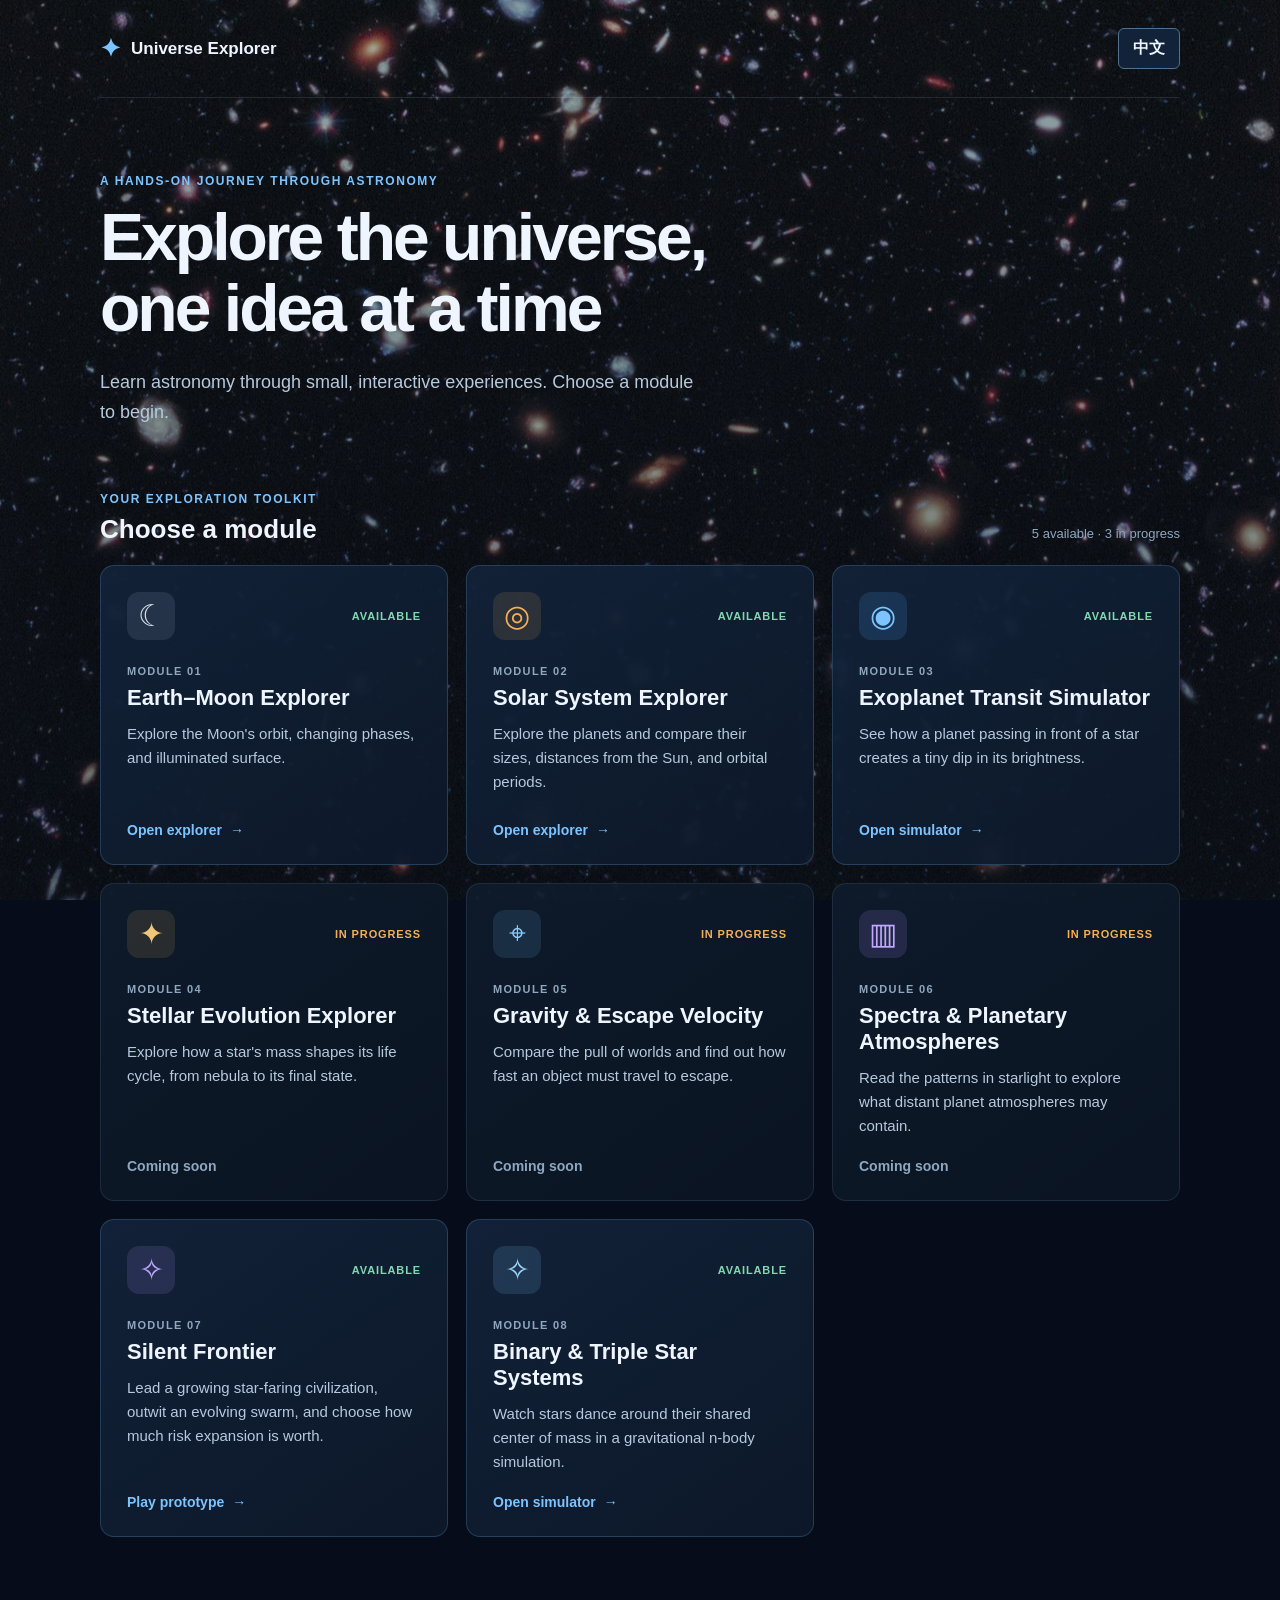
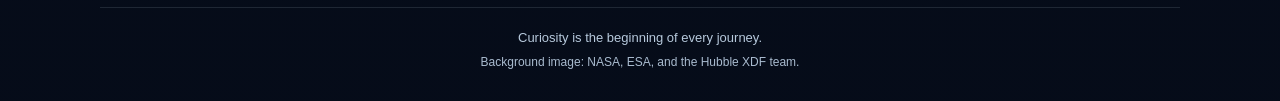
<file: web/index.html>
<!DOCTYPE html>
<html lang="en">
<head>
  <meta charset="UTF-8">
  <meta name="viewport" content="width=device-width, initial-scale=1.0">
  <meta name="theme-color" content="#09111f">
  <title>Universe Explorer</title>
  <link rel="stylesheet" href="style.css">
  <script src="analytics.js" defer></script>
  <script src="home.js" defer></script>
</head>

<body class="home-page">
  <main>
    <header class="home-header">
      <a id="home-brand" class="home-brand" href="index.html" aria-label="Universe Explorer home">
        <span class="brand-symbol" aria-hidden="true">✦</span>
        <span data-i18n="brand">Universe Explorer</span>
      </a>
      <button id="language-button" type="button" aria-label="Change language">中文</button>
    </header>

    <section class="home-hero" aria-labelledby="home-title">
      <p class="eyebrow" data-i18n="eyebrow">A hands-on journey through astronomy</p>
      <h1 id="home-title" data-i18n="title">Explore the universe, one idea at a time.</h1>
      <p class="home-intro" data-i18n="subtitle">
        Learn astronomy through small, interactive experiences. Choose a module to begin.
      </p>
    </section>

    <section class="module-section" aria-labelledby="modules-title">
      <div class="section-heading">
        <div>
          <p class="eyebrow" data-i18n="collection">YOUR EXPLORATION TOOLKIT</p>
          <h2 id="modules-title" data-i18n="modulesTitle">Choose a module</h2>
        </div>
        <span class="module-count" data-i18n="moduleCount">04 available · 03 in progress</span>
      </div>

      <div class="module-grid">
        <a class="module-card module-card-active" href="moon.html">
          <div class="module-card-top">
            <span class="module-icon moon-icon" aria-hidden="true">☾</span>
            <span class="module-status status-available" data-i18n="available">AVAILABLE</span>
          </div>
          <p class="module-number" data-i18n="moduleOne">MODULE 01</p>
          <h3 data-i18n="moonTitle">Earth–Moon Explorer</h3>
          <p class="module-description" data-i18n="moonDescription">
            Explore the Moon's orbit, changing phases, and illuminated surface.
          </p>
          <span class="module-action">
            <span data-i18n="openExplorer">Open explorer</span>
            <span aria-hidden="true">→</span>
          </span>
        </a>

        <a class="module-card module-card-active" href="solar.html">
          <div class="module-card-top">
            <span class="module-icon solar-icon" aria-hidden="true">◎</span>
            <span class="module-status status-available" data-i18n="available">AVAILABLE</span>
          </div>
          <p class="module-number" data-i18n="moduleTwo">MODULE 02</p>
          <h3 data-i18n="solarTitle">Solar System Explorer</h3>
          <p class="module-description" data-i18n="solarDescription">
            Explore the planets and compare their sizes, distances from the Sun, and orbital periods.
          </p>
          <span class="module-action">
            <span data-i18n="openSolar">Open explorer</span>
            <span aria-hidden="true">→</span>
          </span>
        </a>

        <a class="module-card module-card-active" href="transit.html">
          <div class="module-card-top">
            <span class="module-icon transit-icon" aria-hidden="true">◉</span>
            <span class="module-status status-available" data-i18n="available">AVAILABLE</span>
          </div>
          <p class="module-number" data-i18n="moduleThree">MODULE 03</p>
          <h3 data-i18n="transitTitle">Exoplanet Transit Simulator</h3>
          <p class="module-description" data-i18n="transitDescription">
            See how a planet passing in front of a star creates a tiny dip in its brightness.
          </p>
          <span class="module-action">
            <span data-i18n="openModule">Open simulator</span>
            <span aria-hidden="true">→</span>
          </span>
        </a>

        <article class="module-card module-card-upcoming" aria-labelledby="star-evolution-title">
          <div class="module-card-top">
            <span class="module-icon star-evolution-icon" aria-hidden="true">✦</span>
            <span class="module-status status-upcoming" data-i18n="inProgress">IN PROGRESS</span>
          </div>
          <p class="module-number" data-i18n="moduleFour">MODULE 04</p>
          <h3 id="star-evolution-title" data-i18n="starEvolutionTitle">Stellar Evolution Explorer</h3>
          <p class="module-description" data-i18n="starEvolutionDescription">Explore how a star's mass shapes its life cycle, from nebula to its final state.</p>
          <span class="module-action module-action-muted" data-i18n="comingSoon">Coming soon</span>
        </article>

        <article class="module-card module-card-upcoming" aria-labelledby="gravity-title">
          <div class="module-card-top">
            <span class="module-icon gravity-icon" aria-hidden="true">⌖</span>
            <span class="module-status status-upcoming" data-i18n="inProgress">IN PROGRESS</span>
          </div>
          <p class="module-number" data-i18n="moduleFive">MODULE 05</p>
          <h3 id="gravity-title" data-i18n="gravityTitle">Gravity &amp; Escape Velocity</h3>
          <p class="module-description" data-i18n="gravityDescription">Compare the pull of worlds and find out how fast an object must travel to escape.</p>
          <span class="module-action module-action-muted" data-i18n="comingSoon">Coming soon</span>
        </article>

        <article class="module-card module-card-upcoming" aria-labelledby="spectra-title">
          <div class="module-card-top">
            <span class="module-icon spectra-icon" aria-hidden="true">▥</span>
            <span class="module-status status-upcoming" data-i18n="inProgress">IN PROGRESS</span>
          </div>
          <p class="module-number" data-i18n="moduleSix">MODULE 06</p>
          <h3 id="spectra-title" data-i18n="spectraTitle">Spectra &amp; Planetary Atmospheres</h3>
          <p class="module-description" data-i18n="spectraDescription">Read the patterns in starlight to explore what distant planet atmospheres may contain.</p>
          <span class="module-action module-action-muted" data-i18n="comingSoon">Coming soon</span>
        </article>

        <a class="module-card module-card-active" href="frontier.html" aria-labelledby="frontier-title">
          <div class="module-card-top">
            <span class="module-icon frontier-icon" aria-hidden="true">✧</span>
            <span class="module-status status-available" data-i18n="available">AVAILABLE</span>
          </div>
          <p class="module-number" data-i18n="moduleSeven">MODULE 07</p>
          <h3 id="frontier-title" data-i18n="frontierTitle">Silent Frontier</h3>
          <p class="module-description" data-i18n="frontierDescription">
            Lead a growing star-faring civilization, outwit an evolving swarm, and choose how much risk expansion is worth.
          </p>
            <span class="module-action">
            <span data-i18n="playPrototype">Play prototype</span>
            <span aria-hidden="true">→</span>
          </span>
        </a>

        <a class="module-card module-card-active" href="binary-triple-system.html" aria-labelledby="binary-triple-title">
          <div class="module-card-top">
            <span class="module-icon binary-icon" aria-hidden="true">✧</span>
            <span class="module-status status-available" data-i18n="available">AVAILABLE</span>
          </div>
          <p class="module-number" data-i18n="moduleEight">MODULE 08</p>
          <h3 id="binary-triple-title" data-i18n="binaryTripleTitle">Binary &amp; Triple Star Systems</h3>
          <p class="module-description" data-i18n="binaryTripleDescription">Watch stars dance around their shared center of mass in a gravitational n-body simulation.</p>
          <span class="module-action">
            <span data-i18n="openBinary">Open simulator</span>
            <span aria-hidden="true">→</span>
          </span>
        </a>
      </div>
    </section>

    <footer class="home-footer">
      <p data-i18n="footer">Curiosity is the beginning of every journey.</p>
      <a
        class="image-credit"
        href="https://images.nasa.gov/details/GSFC_20171208_Archive_e001651"
        target="_blank"
        rel="noreferrer"
        data-i18n="homeImageCredit"
      >Background image: NASA, ESA, and the Hubble XDF team.</a>
    </footer>
  </main>
</body>
</html>
</file>
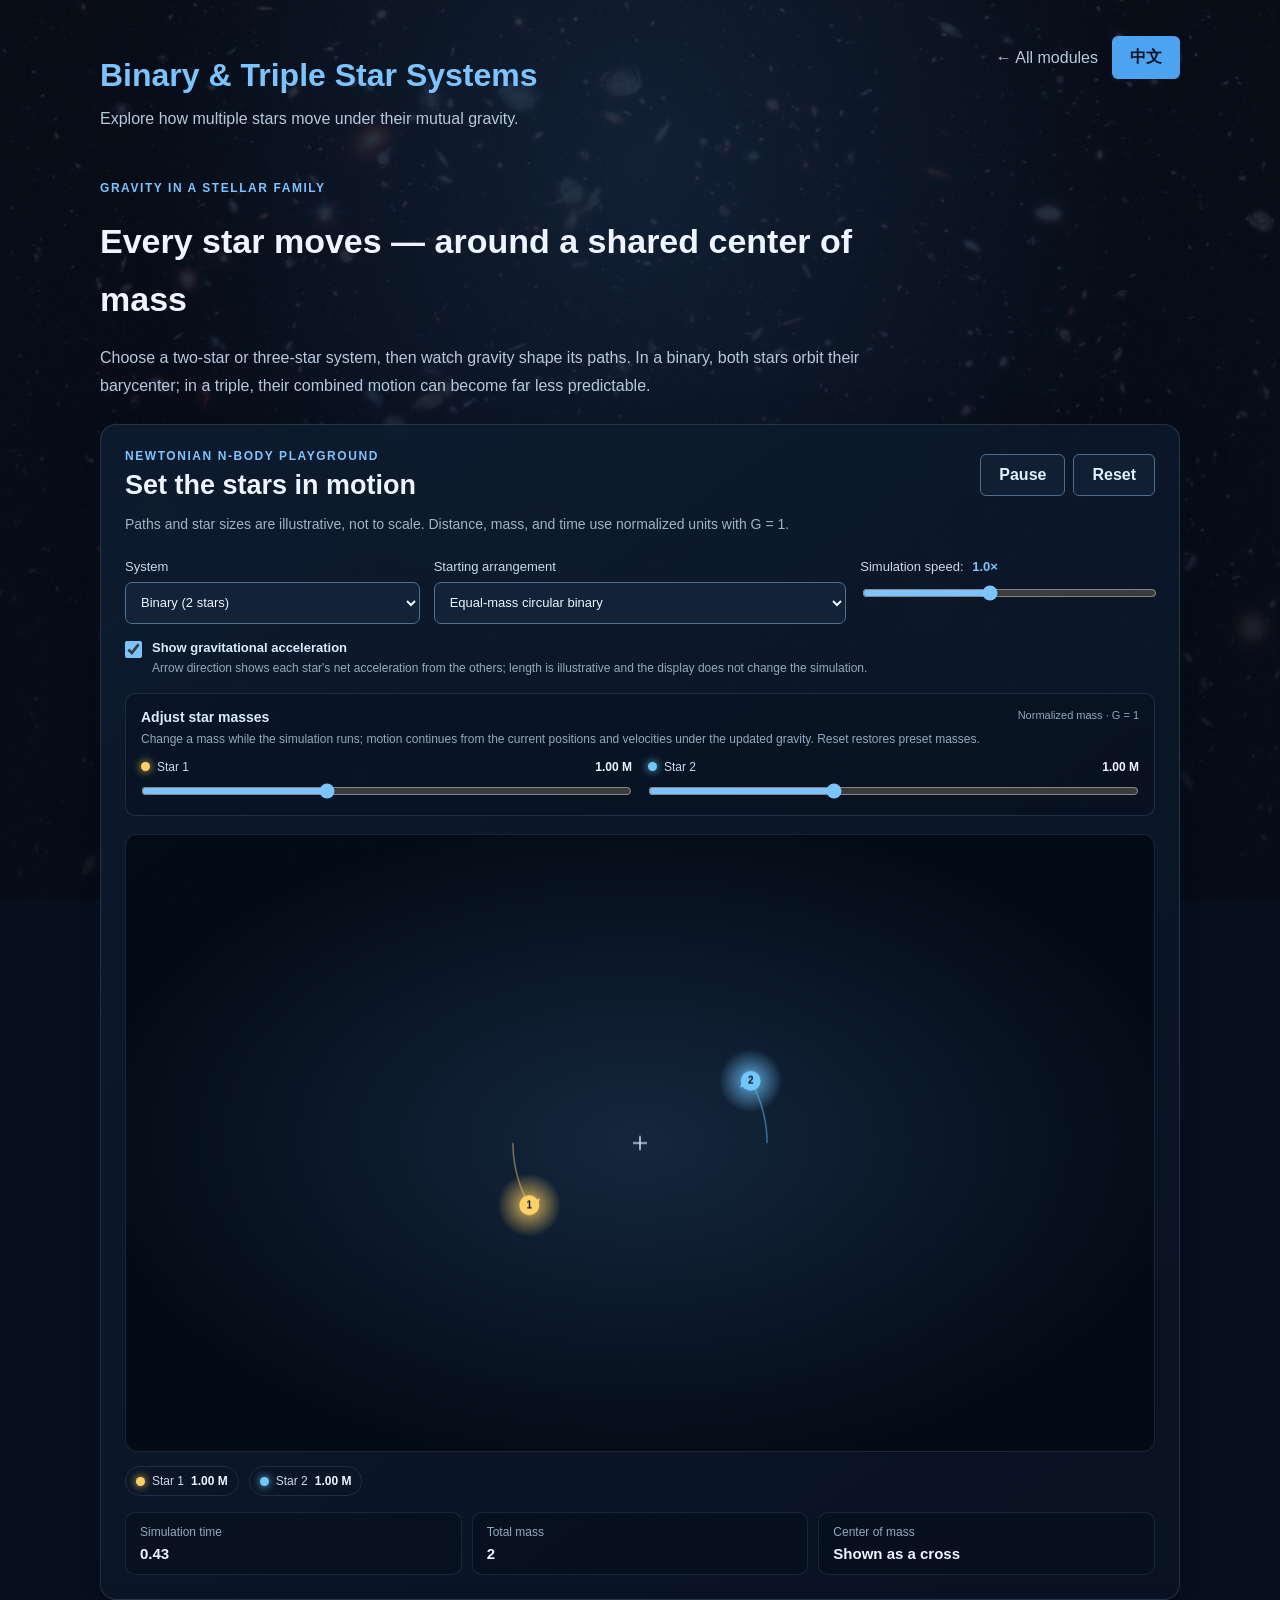
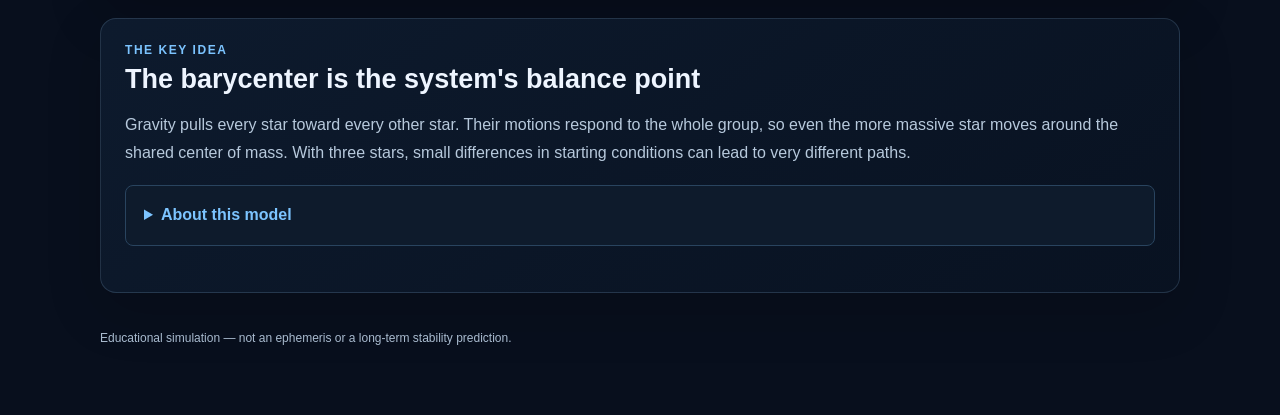
<file: web/binary-triple-system.html>
<!DOCTYPE html>
<html lang="en">
<head>
  <meta charset="UTF-8">
  <meta name="viewport" content="width=device-width, initial-scale=1.0">
  <meta name="theme-color" content="#09111f">
  <title>Binary &amp; Triple Star Systems</title>
  <link rel="stylesheet" href="style.css">
  <script src="analytics.js" defer></script>
  <script src="binary-triple-system.js" defer></script>
</head>
<body class="binary-page">
  <main class="binary-main">
    <div class="top-bar">
      <div>
        <h1 data-i18n="title">Binary &amp; Triple Star Systems</h1>
        <p data-i18n="subtitle">Explore how multiple stars move under their mutual gravity.</p>
      </div>
      <div class="top-actions">
        <a class="back-home" href="index.html" data-i18n="home">← All modules</a>
        <button id="language-button" type="button" aria-label="Change language">中文</button>
      </div>
    </div>

    <section class="binary-intro">
      <p class="eyebrow" data-i18n="eyebrow">GRAVITY IN A STELLAR FAMILY</p>
      <h2 data-i18n="introTitle">Every star moves — around a shared center of mass</h2>
      <p data-i18n="intro">Choose a two-star or three-star system, then watch gravity shape its paths. In a binary, both stars orbit their barycenter; in a triple, their combined motion can become far less predictable.</p>
    </section>

    <section class="solar-panel binary-panel" aria-labelledby="simulation-title">
      <div class="solar-section-heading">
        <div>
          <p class="eyebrow" data-i18n="simulationEyebrow">NEWTONIAN N-BODY PLAYGROUND</p>
          <h2 id="simulation-title" data-i18n="simulationTitle">Set the stars in motion</h2>
        </div>
        <div class="binary-actions">
          <button id="play-toggle" class="secondary-button" type="button" aria-pressed="false" data-i18n="pause">Pause</button>
          <button id="reset-button" class="secondary-button" type="button" data-i18n="reset">Reset</button>
        </div>
      </div>
      <p class="section-description" data-i18n="scaleNote">Paths and star sizes are illustrative, not to scale. The simulation uses normalized units.</p>

      <div class="binary-controls">
        <label class="binary-control">
          <span data-i18n="systemLabel">System</span>
          <select id="system-type">
            <option value="binary" data-i18n="binaryOption">Binary (2 stars)</option>
            <option value="triple" data-i18n="tripleOption">Triple (3 stars)</option>
          </select>
        </label>
        <label class="binary-control">
          <span data-i18n="presetLabel">Starting arrangement</span>
          <select id="system-preset"></select>
        </label>
        <label class="binary-control binary-speed-control" for="speed-control">
          <span><span data-i18n="speedLabel">Simulation speed</span>: <output id="speed-value" for="speed-control">1.0×</output></span>
          <input id="speed-control" type="range" min="0.25" max="2" value="1" step="0.25">
        </label>
      </div>

      <label class="gravity-vector-toggle" for="show-gravity-vectors">
        <input id="show-gravity-vectors" type="checkbox" checked>
        <span>
          <strong data-i18n="gravityVectorsLabel">Show gravitational acceleration</strong>
          <small data-i18n="gravityVectorsNote">Arrows show each star's net acceleration caused by the other stars; they do not change the simulation.</small>
        </span>
      </label>

      <section class="mass-control-panel" aria-labelledby="mass-control-title">
        <div class="mass-control-heading">
          <div>
            <h3 id="mass-control-title" data-i18n="massControlTitle">Adjust star masses</h3>
            <p data-i18n="massControlNote">Change a mass while the simulation runs to see the gravitational paths respond. Reset restores the preset masses.</p>
          </div>
          <span data-i18n="massUnitNote">Normalized mass · G = 1</span>
        </div>
        <div id="mass-controls" class="mass-controls"></div>
      </section>

      <div class="binary-visual">
        <canvas id="star-canvas" width="900" height="540" role="img" aria-labelledby="simulation-title" aria-describedby="canvas-description"></canvas>
        <p id="canvas-description" class="visually-hidden" aria-live="polite">Two stars orbit their shared center of mass.</p>
      </div>

      <div id="star-legend" class="star-legend" data-i18n-aria-label="starLegendLabel" aria-label="Stars in this system"></div>
      <dl class="binary-stats">
        <div><dt data-i18n="elapsedLabel">Simulation time</dt><dd id="elapsed-time">0.00</dd></div>
        <div><dt data-i18n="massLabel">Total mass</dt><dd id="total-mass">2.00</dd></div>
        <div><dt data-i18n="barycenterLabel">Center of mass</dt><dd data-i18n="barycenterValue">Shown as a cross</dd></div>
      </dl>
    </section>

    <section class="solar-panel binary-explanation">
      <p class="eyebrow" data-i18n="ideaEyebrow">THE KEY IDEA</p>
      <h2 data-i18n="ideaTitle">The barycenter is the system's balance point</h2>
      <p data-i18n="ideaText">Gravity pulls every star toward every other star. Their motions respond to the whole group, so even the more massive star moves around the shared center of mass. With three stars, small differences in starting conditions can lead to very different paths.</p>
      <details class="model-note">
        <summary data-i18n="modelTitle">About this model</summary>
        <p data-i18n="modelText">This educational animation integrates Newton's law of gravity for point masses using a fourth-order Runge–Kutta method. Distances, masses, and time are in normalized units; the presets illustrate orbital patterns, not specific observed stars. Real systems can be affected by additional bodies, stellar size, and relativistic effects. The three-body problem has no general closed-form solution.</p>
      </details>
    </section>
    <footer class="solar-footer"><span class="image-credit" data-i18n="footerNote">Educational simulation — not an ephemeris or a long-term stability prediction.</span></footer>
  </main>
</body>
</html>
</file>
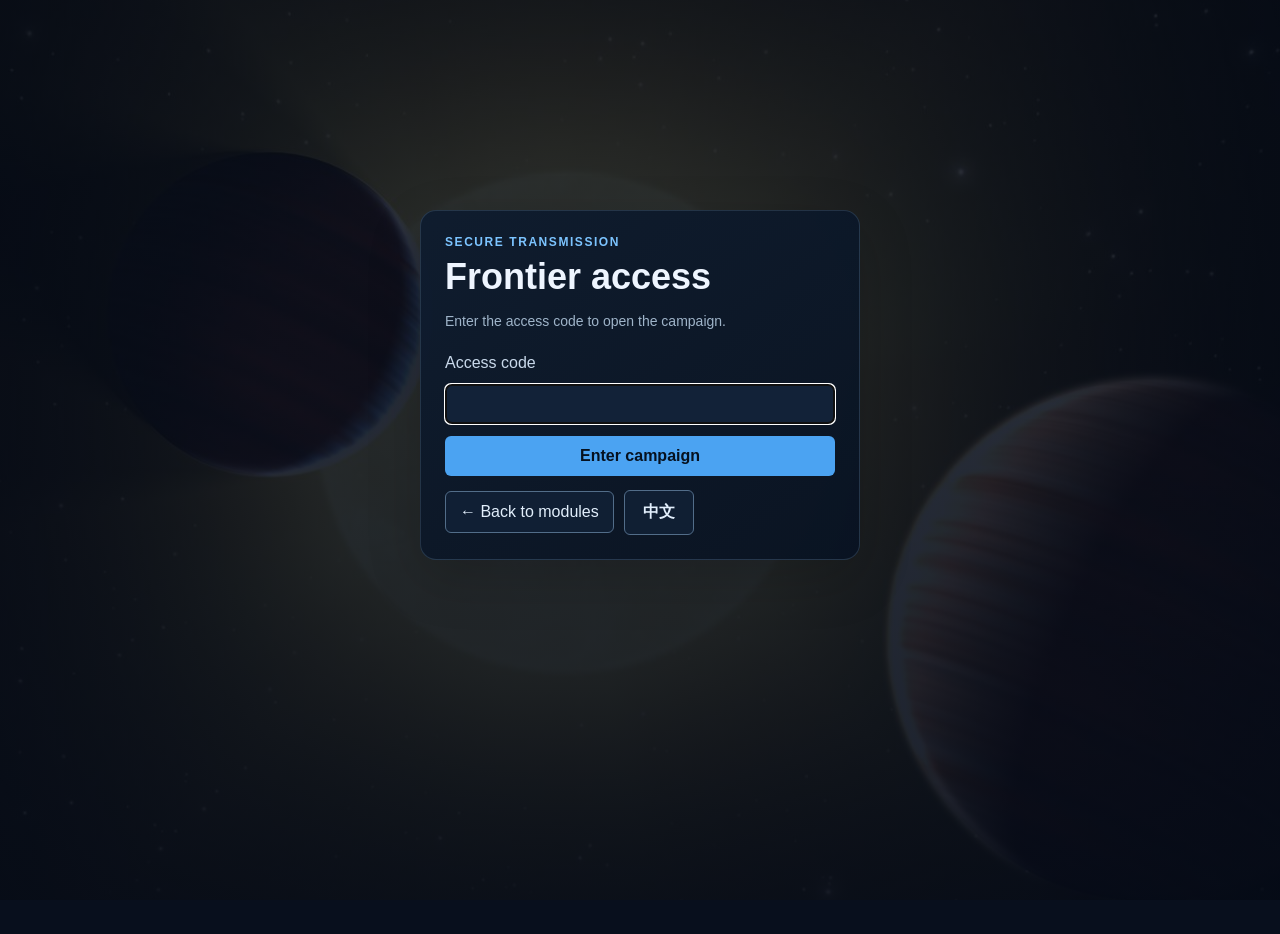
<file: web/frontier.html>
<!DOCTYPE html>
<html lang="en">
<head>
  <meta charset="UTF-8">
  <meta name="viewport" content="width=device-width, initial-scale=1.0">
  <meta name="theme-color" content="#09111f">
  <title>Silent Frontier</title>
  <link rel="stylesheet" href="style.css">
  <script src="analytics.js" defer></script>
  <script src="frontier.js" defer></script>
</head>
<body>
  <main id="password-gate" class="solar-main frontier-password-screen" aria-labelledby="password-title">
    <section class="solar-panel frontier-password-panel">
      <p class="eyebrow" data-i18n="passwordEyebrow">SECURE TRANSMISSION</p>
      <h1 id="password-title" data-i18n="passwordTitle">Frontier access</h1>
      <p class="section-description" data-i18n="passwordPrompt">Enter the access code to open the campaign.</p>
      <form id="password-form">
        <label for="access-code" data-i18n="passwordLabel">Access code</label>
        <input id="access-code" name="access-code" type="password" inputmode="numeric" pattern="[0-9]*" maxlength="4" autocomplete="off" required autofocus>
        <button type="submit" data-i18n="passwordSubmit">Enter campaign</button>
        <p id="password-error" class="frontier-password-error" role="alert" hidden data-i18n="passwordError">Incorrect code. Try again.</p>
      </form>
      <div class="frontier-password-actions">
        <a class="frontier-password-back" href="index.html" data-i18n="passwordBack">Back to modules</a>
        <button id="gate-language-button" class="secondary-button" type="button" aria-label="Change language">中文</button>
      </div>
    </section>
  </main>

  <main id="frontier-content" class="solar-main" hidden>
    <header class="top-bar">
      <div>
        <h1 data-i18n="title">Silent Frontier</h1>
        <p data-i18n="subtitle">A sci-fi RPG about civilization, survival, and the danger of being heard.</p>
      </div>
      <div class="top-actions">
        <a class="back-home" href="index.html" data-i18n="home">← All modules</a>
      </div>
    </header>

    <section class="solar-intro" aria-labelledby="premise-title">
      <p class="eyebrow" data-i18n="eyebrow">A NEW STAR SYSTEM. A FRAGILE CIVILIZATION.</p>
      <h2 id="premise-title" data-i18n="premiseTitle">Every expansion leaves a trace.</h2>
      <p data-i18n="premise">Lead a small fleet of survivors into an uncharted system. Build a home, grow your crew, and face an insect-like swarm that adapts to the tactics you rely on. But mining, colonizing, and fighting all create signals that could attract something far more dangerous.</p>
    </section>

    <section class="solar-panel frontier-game" aria-labelledby="campaign-title">
      <div class="frontier-game-heading">
        <div>
          <p class="eyebrow" data-i18n="campaignEyebrow">PLAYABLE PROTOTYPE · TURN-BASED CAMPAIGN</p>
          <h2 id="campaign-title" data-i18n="campaignTitle">First Contact</h2>
        </div>
      </div>
      <p class="section-description" data-i18n="objective">Objective: establish 2 colonies and keep your fleet alive through 8 turns. Actions advance time; the swarm responds after every turn.</p>

      <div class="frontier-stats" aria-label="Campaign status">
        <div class="frontier-stat"><span data-i18n="turnLabel">Turn</span><strong id="turn-value">1 / 8</strong></div>
        <div class="frontier-stat"><span data-i18n="suppliesLabel">Supplies</span><strong id="supplies-value">8</strong></div>
        <div class="frontier-stat"><span data-i18n="hullLabel">Fleet hull</span><strong id="hull-value">100%</strong></div>
        <div class="frontier-stat"><span data-i18n="crewLabel">Crew rank</span><strong id="crew-value">1</strong></div>
        <div class="frontier-stat"><span data-i18n="coloniesLabel">Colonies</span><strong id="colonies-value">0 / 2</strong></div>
      </div>

      <div class="frontier-meter-group">
        <div class="frontier-meter-heading"><span data-i18n="exposureLabel">Signal exposure</span><strong id="exposure-value">12%</strong></div>
        <div class="frontier-meter"><span id="exposure-bar"></span></div>
        <div class="frontier-meter-heading frontier-pressure-heading"><span data-i18n="pressureLabel">Swarm pressure</span><strong id="pressure-value">5%</strong></div>
        <div class="frontier-meter frontier-pressure"><span id="pressure-bar"></span></div>
      </div>

      <div class="frontier-map-panel">
        <div class="frontier-map-heading">
          <h3 data-i18n="mapTitle">Nearby systems</h3>
          <span><span data-i18n="selectedWorldLabel">Target</span>: <strong id="selected-world-label">Rhea</strong></span>
        </div>
        <div class="frontier-map-viewport">
          <svg class="frontier-starmap" viewBox="0 0 760 370" role="group" aria-labelledby="starmap-title starmap-description">
            <title id="starmap-title" data-i18n="mapTitle">Nearby systems</title>
            <desc id="starmap-description" data-i18n="mapDescription">Select a planet to set it as your target. The fleet is in the center and the insect swarm is to the right.</desc>
            <defs>
              <radialGradient id="map-nebula-gradient">
                <stop offset="0" stop-color="#17365b" stop-opacity="0.62" />
                <stop offset="1" stop-color="#07111f" stop-opacity="0" />
              </radialGradient>
              <radialGradient id="map-star-gradient">
                <stop offset="0" stop-color="#fff4c2" />
                <stop offset="0.42" stop-color="#f2b158" />
                <stop offset="1" stop-color="#f2b158" stop-opacity="0" />
              </radialGradient>
            </defs>
            <rect class="starmap-background" width="760" height="370" rx="12" fill="#0b192a" />
            <ellipse cx="385" cy="185" rx="330" ry="190" fill="url(#map-nebula-gradient)" />
            <g class="starmap-stars" aria-hidden="true">
              <circle cx="46" cy="48" r="1.4" fill="#cde6ff" /><circle cx="92" cy="304" r="1" fill="#cde6ff" />
              <circle cx="227" cy="190" r="1.2" fill="#cde6ff" /><circle cx="333" cy="39" r="1" fill="#cde6ff" />
              <circle cx="405" cy="326" r="1.3" fill="#cde6ff" /><circle cx="528" cy="207" r="1" fill="#cde6ff" />
              <circle cx="716" cy="55" r="1.5" fill="#cde6ff" /><circle cx="691" cy="328" r="1.1" fill="#cde6ff" />
              <circle cx="582" cy="52" r="1" fill="#cde6ff" /><circle cx="159" cy="143" r="1" fill="#cde6ff" />
            </g>
            <g class="starmap-routes" aria-hidden="true">
              <path d="M 365 183 Q 258 108 146 91" fill="none" stroke="#41617e" />
              <path d="M 365 183 Q 307 98 278 78" fill="none" stroke="#41617e" />
              <path d="M 395 183 Q 463 97 514 91" fill="none" stroke="#41617e" />
              <path d="M 397 193 Q 514 278 622 286" fill="none" stroke="#41617e" />
              <path id="target-route" d="M 382 185 Q 264 120 146 91" class="target-route" fill="none" stroke="#7cc4ff" />
              <path id="swarm-route" d="M 411 185 Q 537 176 670 185" class="swarm-route" fill="none" stroke="#eb6b62" />
            </g>

            <g class="frontier-world-node is-undiscovered is-selected" data-world="rhea" transform="translate(146 91)" role="button" tabindex="0" aria-pressed="true">
              <circle class="world-target-ring" r="38" fill="rgba(124,196,255,0.08)" stroke="#7cc4ff" />
              <circle class="world-orbit" r="28" fill="none" stroke="#98b8d3" />
              <circle class="world-body world-ice" r="18" fill="#b9d6e8" stroke="#e1f0ff" />
              <path class="colony-marker" d="M -7 0 L 0 -6 L 7 0 V 7 H -7 Z" transform="translate(24 0)" fill="#82d9b1" />
              <path class="world-detail" d="M -12 -6 Q -2 -15 8 -7 M -5 8 Q 3 3 12 8" fill="none" stroke="#37546a" />
              <text class="world-map-name" y="54" id="map-name-rhea" fill="#dcecff" text-anchor="middle">?</text>
              <text class="world-map-status" y="69" id="map-status-rhea" fill="#8fa7bf" text-anchor="middle">···</text>
            </g>
            <g class="frontier-world-node is-undiscovered" data-world="vesper" transform="translate(278 78)" role="button" tabindex="0" aria-pressed="false">
              <circle class="world-target-ring" r="35" fill="rgba(124,196,255,0.08)" stroke="#7cc4ff" />
              <circle class="world-orbit" r="25" fill="none" stroke="#98b8d3" />
              <circle class="world-body world-rock" r="15" fill="#bb8464" stroke="#e1f0ff" />
              <path class="colony-marker" d="M -7 0 L 0 -6 L 7 0 V 7 H -7 Z" transform="translate(21 0)" fill="#82d9b1" />
              <path class="world-detail" d="M -10 -3 L -2 -10 L 9 -4 L 5 8 L -7 9 Z" fill="none" stroke="#5b3a34" />
              <text class="world-map-name" y="49" id="map-name-vesper" fill="#dcecff" text-anchor="middle">?</text>
              <text class="world-map-status" y="64" id="map-status-vesper" fill="#8fa7bf" text-anchor="middle">···</text>
            </g>
            <g class="frontier-world-node is-undiscovered" data-world="kepler" transform="translate(514 91)" role="button" tabindex="0" aria-pressed="false">
              <circle class="world-target-ring" r="39" fill="rgba(124,196,255,0.08)" stroke="#7cc4ff" />
              <ellipse class="world-orbit" rx="31" ry="23" transform="rotate(-24)" fill="none" stroke="#98b8d3" />
              <circle class="world-body world-ocean" r="19" fill="#337faa" stroke="#e1f0ff" />
              <path class="colony-marker" d="M -7 0 L 0 -6 L 7 0 V 7 H -7 Z" transform="translate(25 0)" fill="#82d9b1" />
              <path class="world-detail" d="M -15 0 Q -7 -8 0 0 T 15 0 M -10 8 Q -4 2 3 8" fill="none" stroke="#173b5a" />
              <text class="world-map-name" y="55" id="map-name-kepler" fill="#dcecff" text-anchor="middle">?</text>
              <text class="world-map-status" y="70" id="map-status-kepler" fill="#8fa7bf" text-anchor="middle">···</text>
            </g>
            <g class="frontier-world-node is-undiscovered" data-world="talos" transform="translate(622 286)" role="button" tabindex="0" aria-pressed="false">
              <circle class="world-target-ring" r="38" fill="rgba(124,196,255,0.08)" stroke="#7cc4ff" />
              <circle class="world-orbit" r="28" fill="none" stroke="#98b8d3" />
              <circle class="world-body world-desert" r="18" fill="#d5a958" stroke="#e1f0ff" />
              <path class="colony-marker" d="M -7 0 L 0 -6 L 7 0 V 7 H -7 Z" transform="translate(24 0)" fill="#82d9b1" />
              <path class="world-detail" d="M -11 -7 Q 0 -1 10 -8 M -13 6 Q -2 0 11 7" fill="none" stroke="#694b2d" />
              <text class="world-map-name" y="54" id="map-name-talos" fill="#dcecff" text-anchor="middle">?</text>
              <text class="world-map-status" y="69" id="map-status-talos" fill="#8fa7bf" text-anchor="middle">···</text>
            </g>

            <g class="starmap-home" aria-hidden="true">
              <circle class="map-sun-glow" cx="382" cy="185" r="58" fill="url(#map-star-gradient)" />
              <circle class="map-sun" cx="382" cy="185" r="11" fill="#ffe7a3" />
              <g id="map-fleet" transform="translate(382 185)">
                <animateMotion id="fleet-motion" dur="1.1s" begin="indefinite" fill="freeze" path="M 0 0 Q 0 0 0 0" />
                <circle class="fleet-engine-glow" r="18" fill="rgba(124,196,255,0.22)" />
                <path class="map-fleet-ship" d="M 0 -24 L 11 2 L 0 -3 L -11 2 Z" fill="#7cc4ff" />
                <path class="map-fleet-tail" d="M -5 5 L 0 14 L 5 5" fill="none" stroke="#b7e4ff" />
                <text y="35" fill="#b7c9dc" text-anchor="middle" data-i18n="fleetMapLabel">FLEET</text>
              </g>
            </g>
            <g id="map-swarm" class="starmap-swarm" transform="translate(670 185)" aria-hidden="true">
              <animateTransform id="swarm-motion" attributeName="transform" type="translate" dur="0.8s" begin="indefinite" fill="freeze" from="670 185" to="670 185" />
              <circle class="swarm-pulse" r="31" fill="rgba(235,107,98,0.06)" stroke="rgba(235,107,98,0.5)" />
              <path class="swarm-core" d="M 0 -19 L 8 -7 L 22 -9 L 15 2 L 21 14 L 7 9 L -2 21 L -5 7 L -19 3 L -7 -5 Z" fill="#d96f71" />
              <circle class="swarm-eye" cx="2" r="3" fill="#ffe1b4" />
              <text y="48" fill="#b7c9dc" text-anchor="middle" data-i18n="swarmMapLabel">SWARM</text>
            </g>
          </svg>
        </div>
        <p class="frontier-map-hint" data-i18n="mapHint">Select a planet on the map or in the list to set your target.</p>
        <ol id="world-list" class="frontier-world-list" aria-live="polite"></ol>
        <div class="frontier-command-dock" role="group" aria-labelledby="command-target-heading">
          <div class="frontier-command-heading">
            <span id="command-target-heading" data-i18n="commandTarget">Commands for selected system</span>
            <strong id="command-target-name">Rhea</strong>
          </div>
          <div class="frontier-command-grid">
            <button class="frontier-command" type="button" data-action="scout">
              <span class="command-icon" aria-hidden="true">⌕</span><span class="command-copy"><strong data-i18n="scoutAction">Scout</strong><small data-i18n="scoutCost">Find a world · gain supplies · +signal</small></span>
            </button>
            <button class="frontier-command" type="button" data-action="colonize">
              <span class="command-icon" aria-hidden="true">⌂</span><span class="command-copy"><strong data-i18n="colonizeAction">Establish colony</strong><small data-i18n="colonizeCost">Cost: 5 supplies · requires a discovered world</small></span>
            </button>
            <button class="frontier-command" type="button" data-action="train">
              <span class="command-icon" aria-hidden="true">⌁</span><span class="command-copy"><strong data-i18n="trainAction">Train crew</strong><small data-i18n="trainCost">Cost: 4 supplies · improves combat power</small></span>
            </button>
            <button class="frontier-command" type="button" data-action="fight">
              <span class="command-icon" aria-hidden="true">⚔</span><span class="command-copy"><strong data-i18n="fightAction">Engage swarm</strong><small data-i18n="fightCost">Risky combat · victory lowers pressure</small></span>
            </button>
            <button class="frontier-command" type="button" data-action="hide">
              <span class="command-icon" aria-hidden="true">◌</span><span class="command-copy"><strong data-i18n="hideAction">Go dark</strong><small data-i18n="hideCost">Cost: 1 supply · lower exposure and pressure</small></span>
            </button>
          </div>
          <div class="frontier-command-utility">
            <button id="new-campaign" class="frontier-reset-command" type="button"><span aria-hidden="true">↻</span><span data-i18n="newCampaign">Restart campaign</span></button>
            <button id="language-button" class="frontier-reset-command frontier-language-command" type="button" aria-label="Change language">中文</button>
          </div>
        </div>
      </div>

      <div class="frontier-log-panel">
        <div class="frontier-log-heading"><h3 data-i18n="logTitle">Campaign log</h3><span id="save-status" role="status" data-i18n="autoSaved">Auto-saved in this browser</span></div>
        <ol id="campaign-log" class="frontier-log" aria-live="polite"></ol>
      </div>
      <p id="campaign-outcome" class="frontier-outcome" aria-live="polite" hidden></p>
    </section>

    <section class="solar-panel" aria-labelledby="loop-title">
      <p class="eyebrow" data-i18n="loopEyebrow">THE GAME LOOP</p>
      <h2 id="loop-title" data-i18n="loopTitle">Explore. Develop. Survive.</h2>
      <p class="section-description" data-i18n="loopDescription">Scout planets for supplies, recruit and train specialists, establish outposts, then decide whether to fight, evade, or stay quiet. Each turn asks you to balance immediate survival against the risks of becoming more visible.</p>
    </section>

    <section class="solar-panel" aria-labelledby="systems-title">
      <p class="eyebrow" data-i18n="systemsEyebrow">THREE CONNECTED SYSTEMS</p>
      <h2 id="systems-title" data-i18n="systemsTitle">Your choices reshape the frontier</h2>
      <div class="tide-types">
        <article>
          <h3 data-i18n="growthTitle">Crew growth</h3>
          <p data-i18n="growthDescription">Develop your officers and specialists to unlock new ways to explore, negotiate, and survive encounters.</p>
        </article>
        <article>
          <h3 data-i18n="swarmTitle">An evolving swarm</h3>
          <p data-i18n="swarmDescription">The insect threat responds to repeated tactics, pushing you to adapt instead of relying on one winning strategy.</p>
        </article>
        <article>
          <h3 data-i18n="signalTitle">The signal dilemma</h3>
          <p data-i18n="signalDescription">Expansion gives you more resources and options, but your growing footprint raises the chance that others will find you.</p>
        </article>
      </div>
    </section>

    <section class="solar-panel" aria-labelledby="status-title">
      <p class="eyebrow" data-i18n="statusEyebrow">DEVELOPMENT STATUS</p>
      <h2 id="status-title" data-i18n="statusTitle">Prototype notes</h2>
      <p class="section-description" data-i18n="statusDescription">This first playable build is a compact strategy prototype. Campaign progress is saved automatically in this browser.</p>
    </section>
  </main>
</body>
</html>
</file>
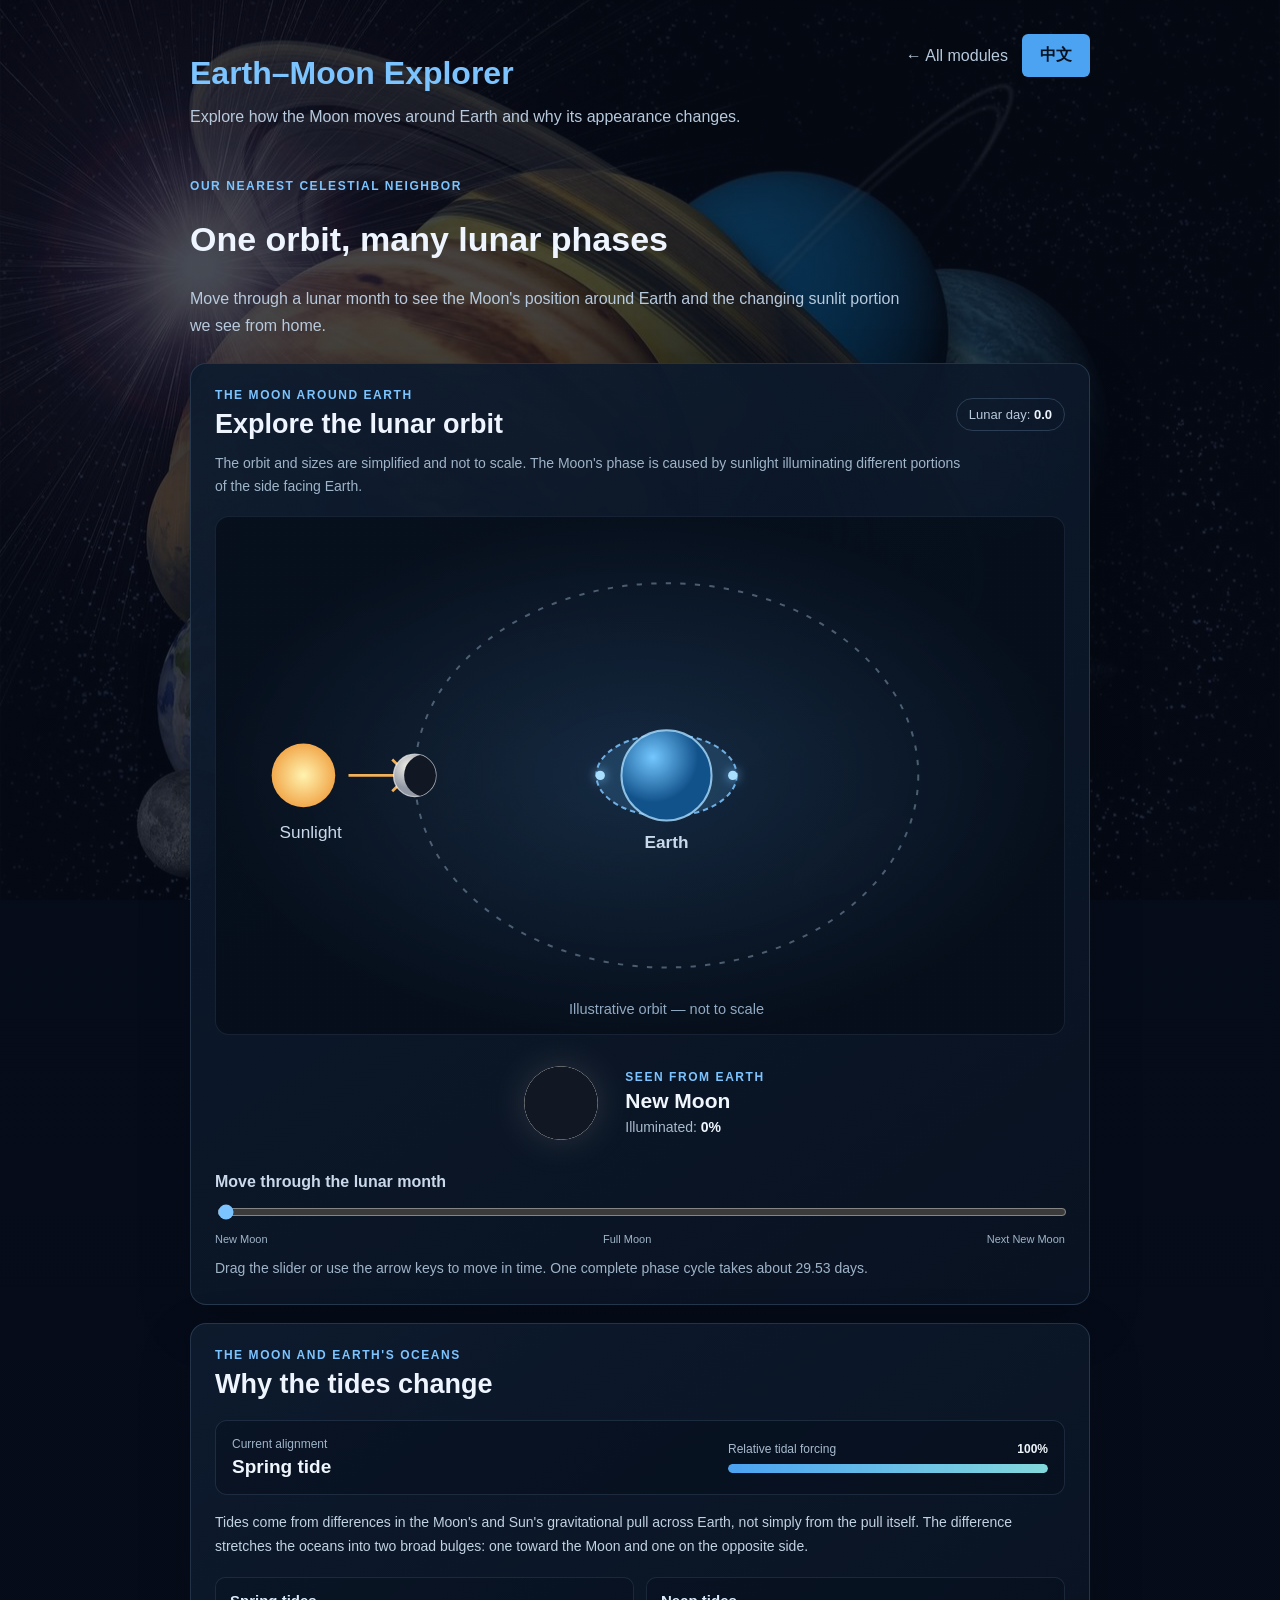
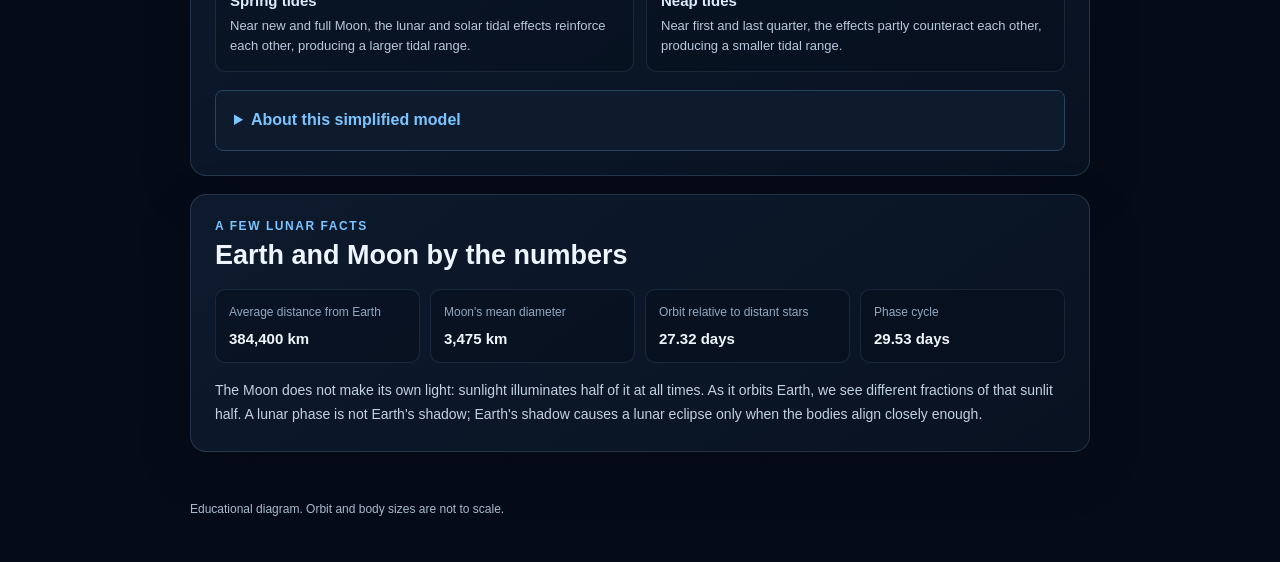
<file: web/moon.html>
<!DOCTYPE html>
<html lang="en">
<head>
  <meta charset="UTF-8">
  <meta name="viewport" content="width=device-width, initial-scale=1.0">
  <meta name="theme-color" content="#09111f">
  <title>Earth–Moon Explorer</title>
  <link rel="stylesheet" href="style.css">
  <script src="analytics.js" defer></script>
  <script src="moon.js" defer></script>
</head>

<body class="moon-page">
  <main class="moon-main">
    <div class="top-bar">
      <div>
        <h1 data-i18n="title">Earth–Moon Explorer</h1>
        <p data-i18n="subtitle">Explore how the Moon moves around Earth and why its appearance changes.</p>
      </div>
      <div class="top-actions">
        <a class="back-home" href="index.html" data-i18n="home">← All modules</a>
        <button id="language-button" type="button" aria-label="Change language">中文</button>
      </div>
    </div>

    <section class="moon-intro" aria-labelledby="intro-title">
      <p class="eyebrow" data-i18n="eyebrow">OUR NEAREST CELESTIAL NEIGHBOR</p>
      <h2 id="intro-title" data-i18n="exploreTitle">One orbit, many lunar phases</h2>
      <p data-i18n="intro">Move through a lunar month to see the Moon's position around Earth and the changing sunlit portion we see from home.</p>
    </section>

    <section class="solar-panel moon-explorer-panel" aria-labelledby="orbit-title">
      <div class="solar-section-heading">
        <div>
          <p class="eyebrow" data-i18n="orbitEyebrow">THE MOON AROUND EARTH</p>
          <h2 id="orbit-title" data-i18n="orbitTitle">Explore the lunar orbit</h2>
        </div>
        <span class="moon-day-badge"><span data-i18n="dayLabel">Lunar day</span>: <strong id="lunar-day">0.0</strong></span>
      </div>
      <p class="section-description" data-i18n="orbitNote">The orbit and sizes are simplified and not to scale. The Moon's phase is caused by sunlight illuminating different portions of the side facing Earth.</p>

      <div class="moon-visual">
        <svg class="moon-orbit-svg" viewBox="0 0 640 390" role="img" aria-labelledby="orbit-svg-title orbit-svg-description">
          <title id="orbit-svg-title" data-i18n="orbitSvgTitle">Diagram of the Moon orbiting Earth</title>
          <desc id="orbit-svg-description" data-i18n="orbitSvgDescription">The Sun is to the left. Earth is at the center and the Moon moves around it as the lunar day slider changes.</desc>
          <defs>
            <radialGradient id="earth-gradient" cx="35%" cy="30%">
              <stop offset="0" stop-color="#74c7ff" />
              <stop offset="1" stop-color="#12528b" />
            </radialGradient>
            <radialGradient id="moon-gradient" cx="35%" cy="30%">
              <stop offset="0" stop-color="#f5f2e9" />
              <stop offset="1" stop-color="#9299a5" />
            </radialGradient>
            <radialGradient id="sun-gradient">
              <stop offset="0" stop-color="#fff3b0" />
              <stop offset="1" stop-color="#f2a94d" />
            </radialGradient>
            <clipPath id="orbit-moon-clip"><circle r="16" /></clipPath>
          </defs>
          <g class="sun-direction" aria-hidden="true">
            <circle cx="66" cy="195" r="24" fill="url(#sun-gradient)" />
            <path d="M 100 195 H 145 M 133 183 L 145 195 L 133 207" />
            <text x="48" y="242" data-i18n="sunLabel">Sunlight</text>
          </g>
          <ellipse class="moon-orbit-track" cx="340" cy="195" rx="190" ry="145" />
          <g id="tidal-bulge" class="tidal-bulge" transform="rotate(0 340 195)" aria-hidden="true">
            <ellipse id="tidal-water-outline" cx="340" cy="195" rx="50" ry="31" />
            <circle cx="390" cy="195" r="3.5" />
            <circle cx="290" cy="195" r="3.5" />
          </g>
          <circle class="earth-body" cx="340" cy="195" r="34" fill="url(#earth-gradient)" />
          <text class="earth-label" x="340" y="250" text-anchor="middle" data-i18n="earthLabel">Earth</text>
          <g id="orbiting-moon" class="orbiting-moon" aria-hidden="true">
            <circle r="16" fill="url(#moon-gradient)" />
            <circle id="orbit-moon-shadow" class="orbit-moon-shadow" cy="0" r="16" clip-path="url(#orbit-moon-clip)" />
          </g>
          <text class="moon-orbit-label" x="340" y="375" text-anchor="middle" data-i18n="orbitDiagramNote">Illustrative orbit — not to scale</text>
        </svg>
      </div>

      <div class="moon-phase-summary" aria-live="polite">
        <div class="moon-phase-disc" aria-hidden="true">
          <svg viewBox="0 0 120 120">
            <defs><clipPath id="phase-disc-clip"><circle cx="60" cy="60" r="48" /></clipPath></defs>
            <circle cx="60" cy="60" r="48" class="moon-disc-lit" />
            <circle id="phase-shadow" cy="60" r="48" class="moon-disc-shadow" clip-path="url(#phase-disc-clip)" />
          </svg>
        </div>
        <div>
          <p class="eyebrow" data-i18n="seenFromEarth">SEEN FROM EARTH</p>
          <h3 id="phase-name">New Moon</h3>
          <p class="phase-illumination-text"><span data-i18n="illuminatedLabel">Illuminated</span>: <strong id="illumination-percent">0%</strong></p>
        </div>
      </div>

      <label class="moon-time-control" for="lunar-day-slider">
        <span data-i18n="timeControl">Move through the lunar month</span>
        <input id="lunar-day-slider" type="range" min="0" max="29.53" step="0.1" value="0" aria-describedby="lunar-day-help">
        <span class="moon-range-labels"><span data-i18n="newMoon">New Moon</span><span data-i18n="fullMoon">Full Moon</span><span data-i18n="nextNewMoon">Next New Moon</span></span>
      </label>
      <p id="lunar-day-help" class="section-description" data-i18n="sliderHelp">Drag the slider or use the arrow keys to move in time. One complete phase cycle takes about 29.53 days.</p>
    </section>

    <section class="solar-panel moon-tides-panel" aria-labelledby="tides-title">
      <p class="eyebrow" data-i18n="tidesEyebrow">THE MOON AND EARTH'S OCEANS</p>
      <h2 id="tides-title" data-i18n="tidesTitle">Why the tides change</h2>
      <div class="tide-status" aria-live="polite">
        <div>
          <p class="tide-state-label" data-i18n="currentTide">Current alignment</p>
          <h3 id="tide-state">Spring tide</h3>
        </div>
          <div id="tide-strength-meter" class="tide-strength" role="progressbar" aria-label="Relative tidal forcing" aria-valuemin="0" aria-valuemax="100" aria-valuenow="100">
          <div class="tide-strength-heading"><span data-i18n="relativeForcing">Relative tidal forcing</span><strong id="tide-strength-value">100%</strong></div>
          <div class="tide-strength-track"><span id="tide-strength-bar"></span></div>
        </div>
      </div>
      <p class="moon-explanation" data-i18n="tidesExplanation">Tides come from differences in the Moon's and Sun's gravitational pull across Earth, not simply from the pull itself. The difference stretches the oceans into two broad bulges: one toward the Moon and one on the opposite side.</p>
      <div class="tide-types">
        <article>
          <h3 data-i18n="springTide">Spring tides</h3>
          <p data-i18n="springTideExplanation">Near new and full Moon, the lunar and solar tidal effects reinforce each other, producing a larger tidal range.</p>
        </article>
        <article>
          <h3 data-i18n="neapTide">Neap tides</h3>
          <p data-i18n="neapTideExplanation">Near first and last quarter, the effects partly counteract each other, producing a smaller tidal range.</p>
        </article>
      </div>
      <details class="model-note tide-model-note">
        <summary data-i18n="tideModelTitle">About this simplified model</summary>
        <p data-i18n="tideModelExplanation">The diagram exaggerates Earth's ocean bulges. Its relative forcing bar combines idealized lunar and solar tide-generating effects, taking the Sun's contribution as about 46% of the Moon's. The percentage is not a prediction of local tide height. Real tides depend on coastlines, ocean depth and shape, weather, and other factors; high and low tides do not occur at the same clock time everywhere.</p>
      </details>
    </section>

    <section class="solar-panel moon-facts-panel" aria-labelledby="facts-title">
      <p class="eyebrow" data-i18n="factsEyebrow">A FEW LUNAR FACTS</p>
      <h2 id="facts-title" data-i18n="factsTitle">Earth and Moon by the numbers</h2>
      <dl class="moon-facts-grid">
        <div><dt data-i18n="meanDistance">Average distance from Earth</dt><dd>384,400 km</dd></div>
        <div><dt data-i18n="moonDiameter">Moon's mean diameter</dt><dd>3,475 km</dd></div>
        <div><dt data-i18n="siderealMonth">Orbit relative to distant stars</dt><dd>27.32 days</dd></div>
        <div><dt data-i18n="synodicMonth">Phase cycle</dt><dd>29.53 days</dd></div>
      </dl>
      <p class="moon-explanation" data-i18n="phaseExplanation">The Moon does not make its own light: sunlight illuminates half of it at all times. As it orbits Earth, we see different fractions of that sunlit half. A lunar phase is not Earth's shadow; Earth's shadow causes a lunar eclipse only when the bodies align closely enough.</p>
    </section>

    <footer class="solar-footer">
      <p class="image-credit" data-i18n="scaleNote">Educational diagram. Orbit and body sizes are not to scale.</p>
    </footer>
  </main>
</body>
</html>
</file>
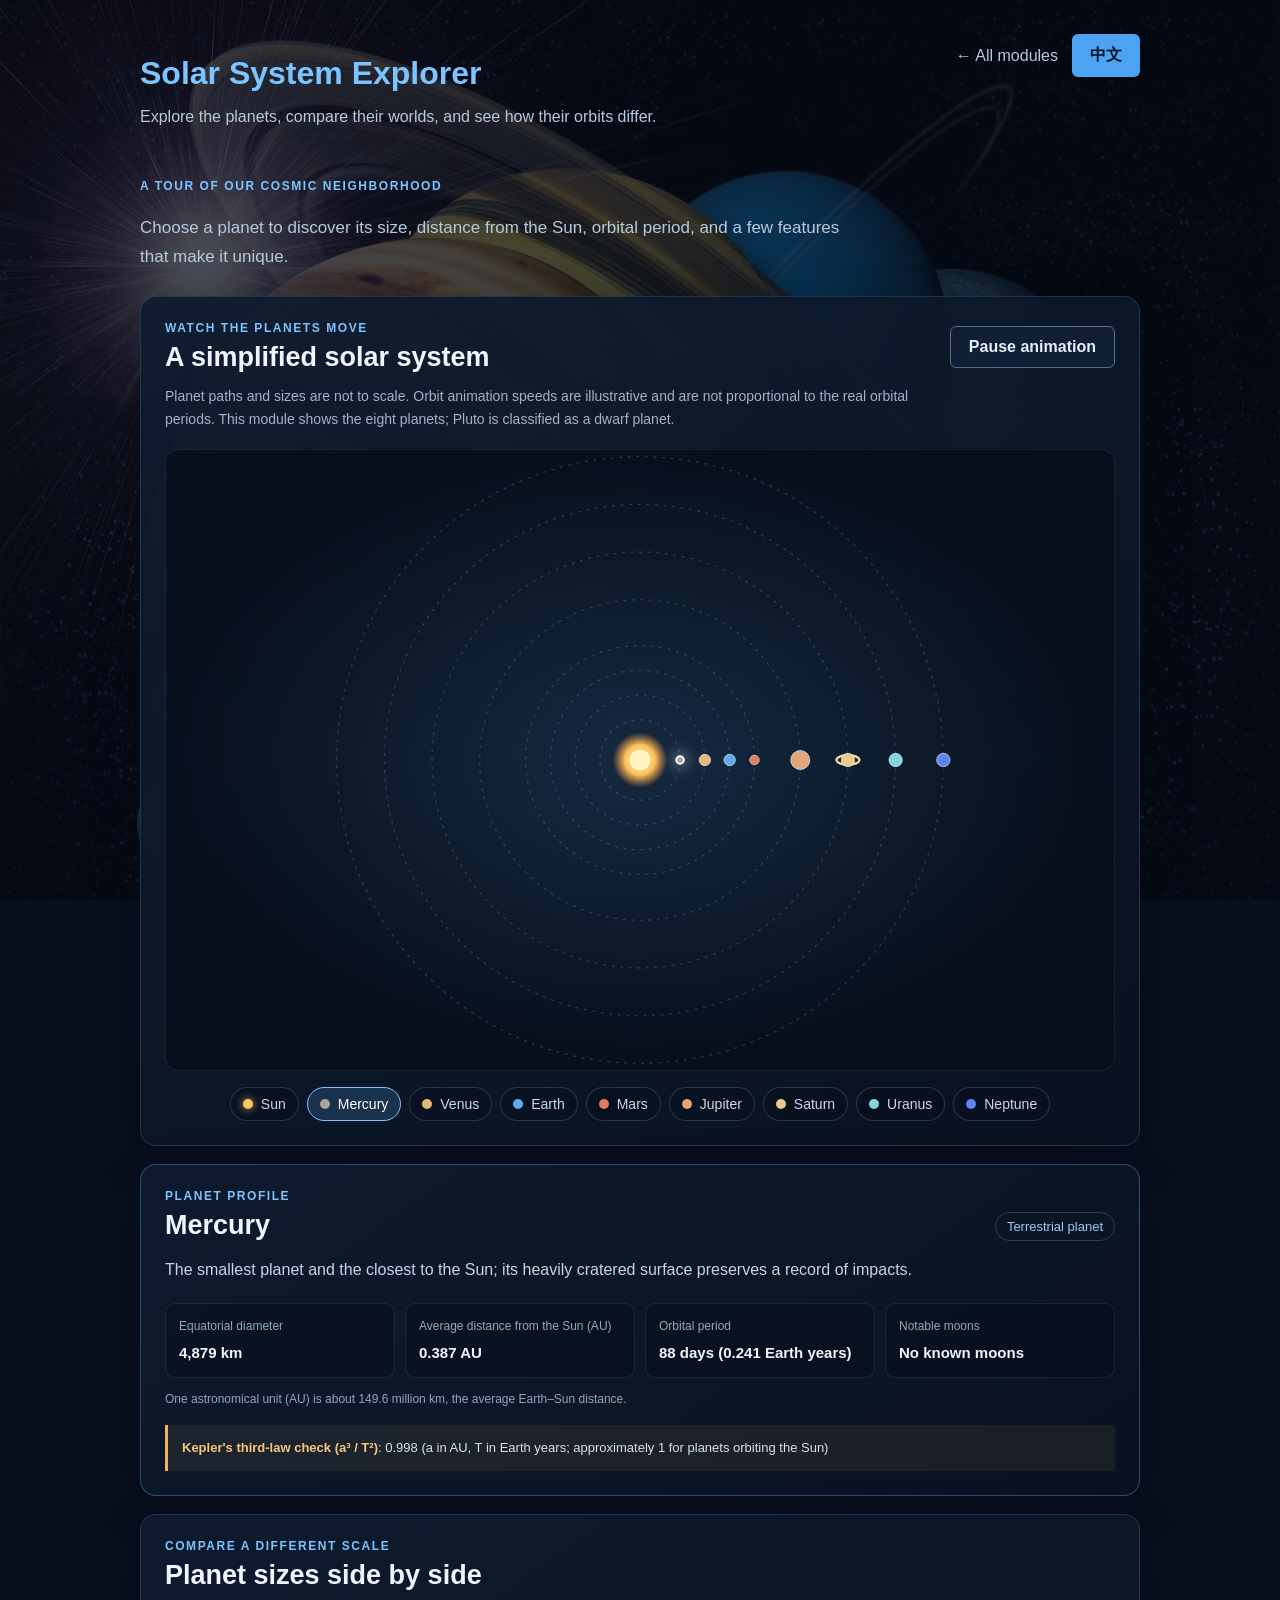
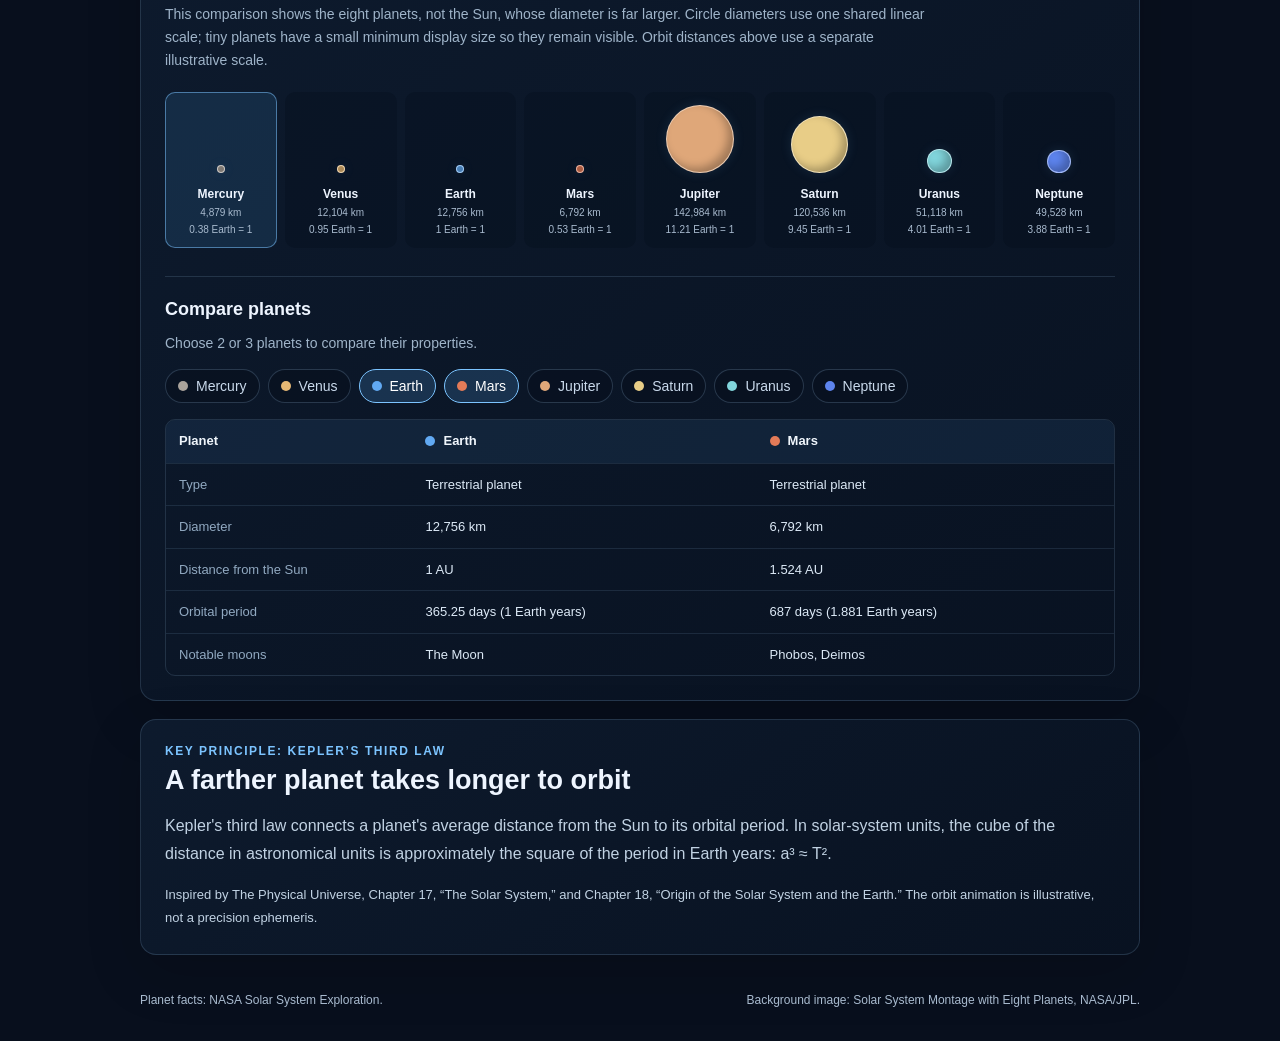
<file: web/solar.html>
<!DOCTYPE html>
<html lang="en">
<head>
  <meta charset="UTF-8">
  <meta name="viewport" content="width=device-width, initial-scale=1.0">
  <meta name="theme-color" content="#09111f">
  <title>Solar System Explorer</title>
  <link rel="stylesheet" href="style.css">
  <script src="analytics.js" defer></script>
  <script src="solar.js" defer></script>
</head>

<body class="solar-page">
  <main class="solar-main">
    <div class="top-bar">
      <div>
        <h1 data-i18n="solarTitle">Solar System Explorer</h1>
        <p data-i18n="solarSubtitle">Explore the planets, compare their worlds, and see how their orbits differ.</p>
      </div>
      <div class="top-actions">
        <a class="back-home" href="index.html" data-i18n="home">← All modules</a>
        <button id="language-button" type="button" aria-label="Change language">中文</button>
      </div>
    </div>

    <section class="solar-intro">
      <p class="eyebrow" data-i18n="chapterTag">A TOUR OF OUR COSMIC NEIGHBORHOOD</p>
      <p data-i18n="solarIntro">Choose a planet to discover its size, distance from the Sun, orbital period, and a few features that make it unique.</p>
    </section>

    <section class="solar-panel orbit-panel" aria-labelledby="orbit-title">
      <div class="solar-section-heading">
        <div>
          <p class="eyebrow" data-i18n="orbitEyebrow">WATCH THE PLANETS MOVE</p>
          <h2 id="orbit-title" data-i18n="orbitTitle">A simplified solar system</h2>
        </div>
        <button id="orbit-toggle" class="secondary-button" type="button" aria-pressed="false" data-i18n="pauseOrbits">Pause animation</button>
      </div>
      <p class="section-description" data-i18n="orbitNote">Planet paths and sizes are not to scale. The animation speeds are compressed for learning; the planets do not orbit at these real-time speeds.</p>

      <div class="orbit-visual" id="orbit-visual">
        <svg class="orbit-svg" viewBox="0 0 800 650" role="img" aria-labelledby="orbit-svg-title orbit-svg-description">
          <title id="orbit-svg-title" data-i18n="orbitSvgTitle">Animated diagram of the eight planets orbiting the Sun</title>
          <desc id="orbit-svg-description" data-i18n="orbitSvgDescription">Concentric, illustrative orbit paths show Mercury through Neptune around the Sun. Orbit sizes and planet sizes are not to scale.</desc>
          <defs>
            <radialGradient id="sun-glow">
              <stop offset="0" stop-color="#fff6bd" />
              <stop offset="0.55" stop-color="#ffc45e" />
              <stop offset="1" stop-color="#f08a36" stop-opacity="0.08" />
            </radialGradient>
          </defs>
          <g class="orbit-tracks" aria-hidden="true">
            <circle cx="400" cy="325" r="42" />
            <circle cx="400" cy="325" r="68" />
            <circle cx="400" cy="325" r="94" />
            <circle cx="400" cy="325" r="120" />
            <circle cx="400" cy="325" r="168" />
            <circle cx="400" cy="325" r="218" />
            <circle cx="400" cy="325" r="268" />
            <circle cx="400" cy="325" r="318" />
          </g>
          <g id="sun-select" class="sun-select" role="button" tabindex="0" aria-label="The Sun" data-i18n-aria-label="sun">
            <circle class="sun-hit-area" cx="400" cy="325" r="34" />
            <circle class="sun-glow" cx="400" cy="325" r="28" />
            <circle class="sun-core" cx="400" cy="325" r="11" />
          </g>
          <g class="orbit-motion mercury-orbit" style="--orbit-duration: 8s" aria-hidden="true"><circle cx="442" cy="325" r="4" /></g>
          <g class="orbit-motion venus-orbit" style="--orbit-duration: 11s" aria-hidden="true"><circle cx="468" cy="325" r="6" /></g>
          <g class="orbit-motion earth-orbit" style="--orbit-duration: 14s" aria-hidden="true"><circle cx="494" cy="325" r="6" /></g>
          <g class="orbit-motion mars-orbit" style="--orbit-duration: 17s" aria-hidden="true"><circle cx="520" cy="325" r="5" /></g>
          <g class="orbit-motion jupiter-orbit" style="--orbit-duration: 23s" aria-hidden="true"><circle cx="568" cy="325" r="10" /></g>
          <g class="orbit-motion saturn-orbit" style="--orbit-duration: 27s" aria-hidden="true"><ellipse class="saturn-rings" cx="618" cy="325" rx="12" ry="5" /><circle cx="618" cy="325" r="7" /></g>
          <g class="orbit-motion uranus-orbit" style="--orbit-duration: 31s" aria-hidden="true"><circle cx="668" cy="325" r="7" /></g>
          <g class="orbit-motion neptune-orbit" style="--orbit-duration: 35s" aria-hidden="true"><circle cx="718" cy="325" r="7" /></g>
        </svg>
      </div>

      <div class="planet-picker" role="group" aria-label="Choose a planet" data-i18n-aria-label="planetPickerLabel">
        <button class="planet-choice" type="button" data-planet="sun" aria-pressed="false"><span class="planet-swatch sun-swatch"></span><span data-i18n="sun">Sun</span></button>
        <button class="planet-choice is-selected" type="button" data-planet="mercury" aria-pressed="true"><span class="planet-swatch mercury-swatch"></span><span data-i18n="mercury">Mercury</span></button>
        <button class="planet-choice" type="button" data-planet="venus" aria-pressed="false"><span class="planet-swatch venus-swatch"></span><span data-i18n="venus">Venus</span></button>
        <button class="planet-choice" type="button" data-planet="earth" aria-pressed="false"><span class="planet-swatch earth-swatch"></span><span data-i18n="earth">Earth</span></button>
        <button class="planet-choice" type="button" data-planet="mars" aria-pressed="false"><span class="planet-swatch mars-swatch"></span><span data-i18n="mars">Mars</span></button>
        <button class="planet-choice" type="button" data-planet="jupiter" aria-pressed="false"><span class="planet-swatch jupiter-swatch"></span><span data-i18n="jupiter">Jupiter</span></button>
        <button class="planet-choice" type="button" data-planet="saturn" aria-pressed="false"><span class="planet-swatch saturn-swatch"></span><span data-i18n="saturn">Saturn</span></button>
        <button class="planet-choice" type="button" data-planet="uranus" aria-pressed="false"><span class="planet-swatch uranus-swatch"></span><span data-i18n="uranus">Uranus</span></button>
        <button class="planet-choice" type="button" data-planet="neptune" aria-pressed="false"><span class="planet-swatch neptune-swatch"></span><span data-i18n="neptune">Neptune</span></button>
      </div>
    </section>

    <section class="solar-panel planet-detail-panel" aria-labelledby="planet-detail-title" aria-live="polite">
      <div class="solar-section-heading detail-heading">
        <div>
          <p id="body-profile-label" class="eyebrow" data-i18n="planetProfile">PLANET PROFILE</p>
          <h2 id="planet-detail-title">Mercury</h2>
        </div>
        <span id="planet-type" class="planet-type">Terrestrial planet</span>
      </div>
      <p id="planet-fact" class="planet-fact"></p>
      <dl class="planet-stats">
        <div><dt id="planet-diameter-label" data-i18n="diameterLabel">Mean diameter</dt><dd id="planet-diameter"></dd></div>
        <div><dt id="planet-distance-label" data-i18n="distanceLabel">Average distance from the Sun</dt><dd id="planet-distance"></dd></div>
        <div><dt id="planet-period-label" data-i18n="periodLabel">Orbital period</dt><dd id="planet-period"></dd></div>
        <div><dt id="planet-moons-label" data-i18n="moonsLabel">Notable moons</dt><dd id="planet-moons"></dd></div>
      </dl>
      <p id="au-note" class="unit-note" data-i18n="auNote">One astronomical unit (AU) is about 149.6 million km, the average Earth–Sun distance.</p>
      <p id="kepler-result" class="kepler-result"><strong id="kepler-check" data-i18n="keplerCheck">Kepler's third-law check (a³ / T²)</strong>: <span id="kepler-ratio"></span> <span id="kepler-units" data-i18n="keplerUnits">(a in AU, T in Earth years; approximately 1 for planets orbiting the Sun)</span></p>
    </section>

    <section class="solar-panel size-panel" aria-labelledby="size-title">
      <p class="eyebrow" data-i18n="sizeEyebrow">COMPARE A DIFFERENT SCALE</p>
      <h2 id="size-title" data-i18n="sizeTitle">Planet sizes side by side</h2>
      <p class="section-description" data-i18n="sizeNote">Circle diameters use one shared scale. Orbit distances above use a separate illustrative scale, so the two diagrams should not be compared directly.</p>
      <div id="size-comparison" class="size-comparison"></div>

      <div class="planet-comparison" aria-labelledby="comparison-title">
        <h3 id="comparison-title" data-i18n="comparisonTitle">Compare planets</h3>
        <p id="comparison-instructions" class="section-description" data-i18n="comparisonInstructions">Choose 2 or 3 planets to compare their properties.</p>
        <div id="comparison-picker" class="comparison-picker" role="group" data-i18n-aria-label="comparisonPickerLabel"></div>
        <div id="comparison-results" class="comparison-results" aria-live="polite"></div>
      </div>
    </section>

    <section class="solar-panel kepler-panel" aria-labelledby="kepler-title">
      <p class="eyebrow" data-i18n="bookConnection">KEY PRINCIPLE: KEPLER’S THIRD LAW</p>
      <h2 id="kepler-title" data-i18n="keplerTitle">A farther planet takes longer to orbit</h2>
      <p data-i18n="keplerDescription">Kepler's third law connects a planet's average distance from the Sun to its orbital period. In solar-system units, the cube of the distance in astronomical units is approximately the square of the period in Earth years: a³ ≈ T².</p>
      <p class="book-reference" data-i18n="bookReference">Inspired by The Physical Universe, Chapter 17, “The Solar System,” and Chapter 18, “Origin of the Solar System and the Earth.” The orbit animation is illustrative, not a precision ephemeris.</p>
    </section>

    <footer class="solar-footer">
      <a class="image-credit" href="https://science.nasa.gov/solar-system/planets/overview/" target="_blank" rel="noreferrer" data-i18n="dataSource">Planet facts: NASA Solar System Exploration.</a>
      <a class="image-credit" href="https://photojournal.jpl.nasa.gov/catalog/PIA10969" target="_blank" rel="noreferrer" data-i18n="backgroundCredit">Background image: Solar System Montage with Eight Planets, NASA/JPL.</a>
    </footer>
  </main>
</body>
</html>
</file>
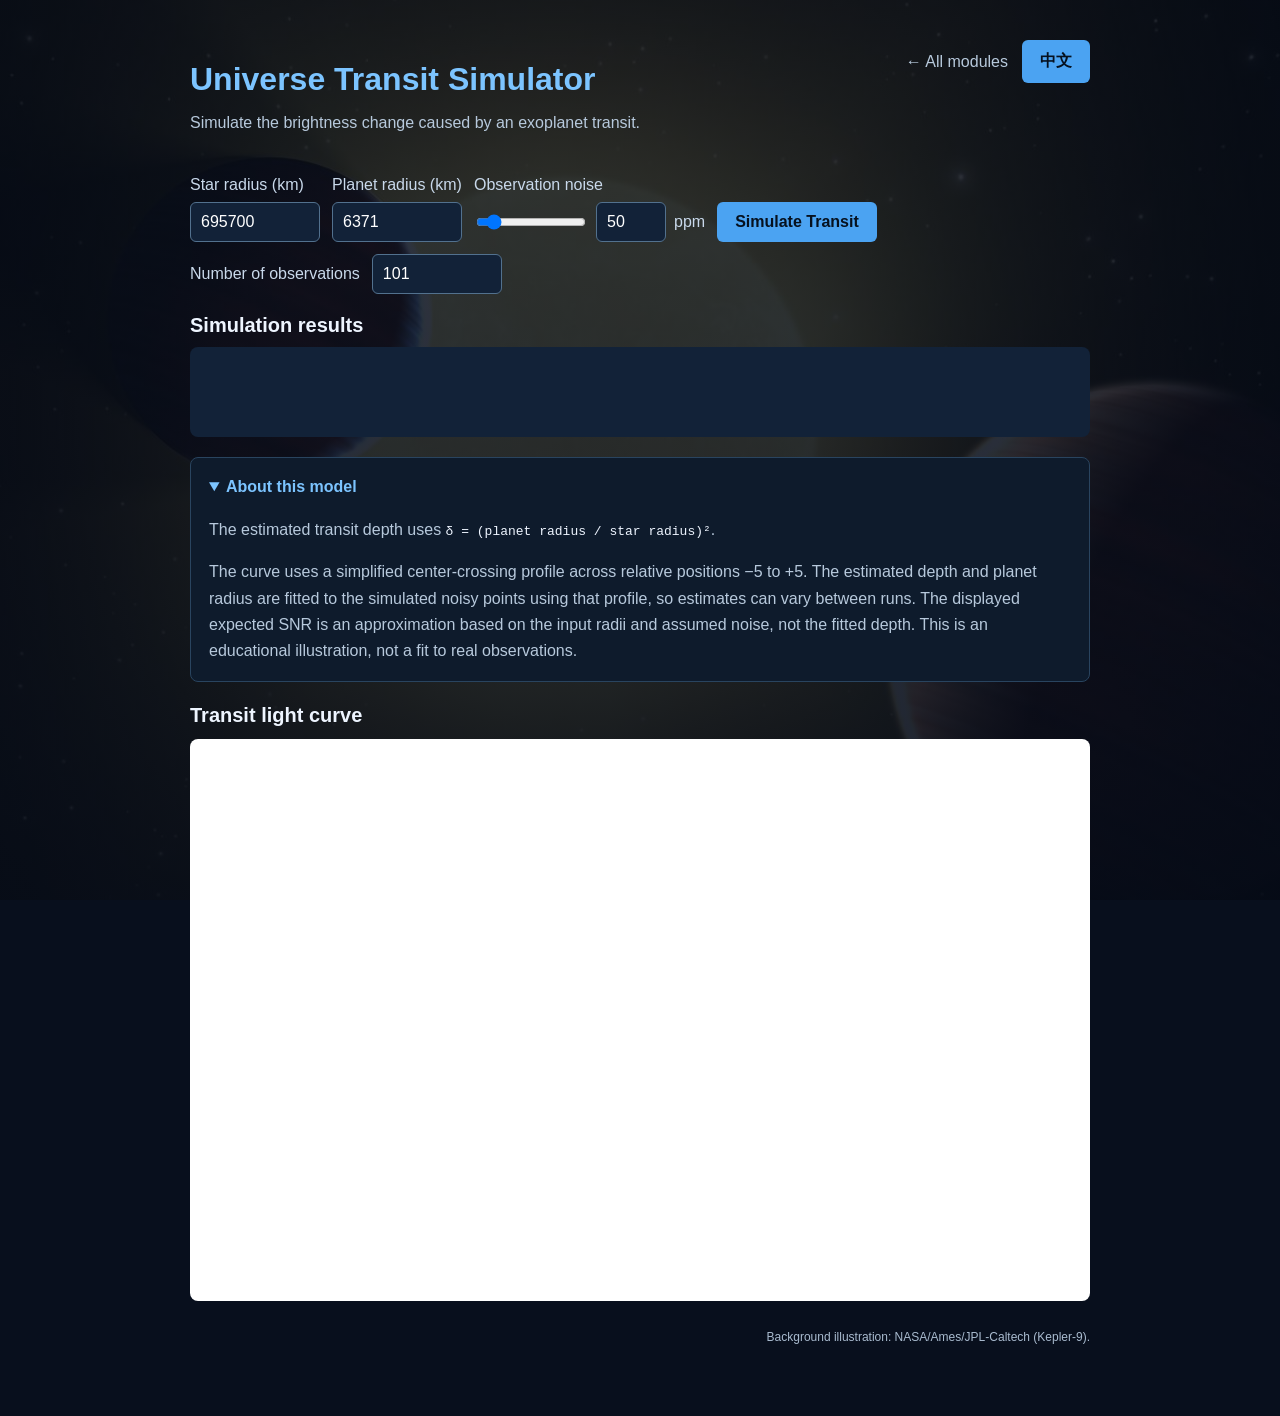
<file: web/transit.html>
<!DOCTYPE html>
<html lang="en">
<head>
  <meta charset="UTF-8">
  <meta name="viewport" content="width=device-width, initial-scale=1.0">
  <meta name="theme-color" content="#09111f">
  <title>Universe Transit Simulator</title>
  <link rel="stylesheet" href="style.css">
  <script src="analytics.js" defer></script>
  <script src="app.js" defer></script>
</head>

<body class="transit-page">
  <main>
    <div class="top-bar">
      <div>
        <h1 data-i18n="title">Universe Transit Simulator</h1>
        <p data-i18n="subtitle">
          Simulate the brightness change caused by an exoplanet transit.
        </p>
      </div>

      <div class="top-actions">
        <a class="back-home" href="index.html" data-i18n="home">Home</a>
        <button id="language-button" type="button" aria-label="Change language">中文</button>
      </div>
    </div>

    <section class="controls">
      <label>
        <span data-i18n="starRadius">Star radius (km)</span>
        <input id="star-radius" type="number" value="695700" min="1" step="1">
      </label>

      <label>
        <span data-i18n="planetRadius">Planet radius (km)</span>
        <input id="planet-radius" type="number" value="6371" min="1" step="1">
      </label>

      <label class="noise-control">
        <span data-i18n="noiseLevel">Observation noise</span>
        <span class="noise-inputs">
          <input id="noise-level" type="range" value="50" min="0" max="500" step="1">
          <input id="noise-number" type="number" value="50" min="0" max="500" step="1">
          <span>ppm</span>
        </span>
      </label>

      <div class="simulation-action">
        <button id="simulate-button" data-i18n="simulate">
          Simulate Transit
        </button>
        <span id="simulation-status" aria-live="polite"></span>
      </div>

      <label class="observation-control">
        <span data-i18n="observationCount">Number of observations</span>
        <input
          id="observation-count"
          type="number"
          value="101"
          min="2"
          max="1000"
          step="1"
        >
      </label>
    </section>

    <section class="results-panel" aria-labelledby="results-title">
      <h2 id="results-title" data-i18n="resultsTitle">Simulation results</h2>
      <div id="results" aria-live="polite"></div>
    </section>

    <details class="model-note" open>
      <summary data-i18n="modelTitle">About this model</summary>
      <p>
        <span data-i18n="modelDepthLead">The estimated transit depth uses</span>
        <code>δ = (planet radius / star radius)²</code>.
      </p>
      <p data-i18n="modelLimitations">
        The curve uses a simplified center-crossing profile across relative positions −5 to +5. Noise is simulated as random scatter, and the displayed detection SNR is approximate. This is an educational illustration, not a fit to real observations.
      </p>
    </details>

    <section class="chart-section" aria-labelledby="light-curve-title">
      <h2 id="light-curve-title" data-i18n="chartTitle">Transit light curve</h2>
      <canvas
        id="light-curve"
        width="800"
        height="500"
        role="img"
        aria-labelledby="light-curve-title"
        aria-describedby="chart-summary"
      ></canvas>
      <p id="chart-summary" class="visually-hidden" aria-live="polite"></p>
    </section>

    <footer class="page-image-credit">
      <a
        class="image-credit"
        href="https://images.nasa.gov/details/PIA13351"
        target="_blank"
        rel="noreferrer"
        data-i18n="transitImageCredit"
      >Background illustration: NASA/Ames/JPL-Caltech (Kepler-9).</a>
    </footer>
  </main>
</body>
</html>
</file>
<file: web/style.css>
* {
  box-sizing: border-box;
}
body {
  margin: 0;
  min-height: 100vh;
  font-family: Arial, sans-serif;
  background-color: #080f1d;
  background-image:
    linear-gradient(180deg, rgba(5, 11, 24, 0.83), rgba(5, 11, 24, 0.91)),
    url("images/kepler-9-transit-concept.jpg");
  background-size: cover;
  background-position: center 24%;
  background-attachment: fixed;
  color: #eef5ff;
}

main {
  width: min(900px, 92%);
  margin: 40px auto;
}

h1 {
  color: #7cc4ff;
  margin-bottom: 8px;
}

p {
  color: #b7c9dc;
}

.controls {
  display: flex;
  gap: 12px;
  align-items: end;
  flex-wrap: wrap;
  margin: 28px 0 20px;
}

label {
  display: flex;
  flex-direction: column;
  gap: 8px;
  color: #c9d9eb;
}

input {
  width: 160px;
  padding: 10px;
  border: 1px solid #52718e;
  border-radius: 6px;
  background: #122238;
  color: white;
  font-size: 16px;
}

button {
  padding: 11px 18px;
  border: 0;
  border-radius: 6px;
  background: #4ba3f2;
  color: #06111f;
  font-size: 16px;
  font-weight: bold;
  cursor: pointer;
}

button:hover {
  background: #7cc4ff;
}

#results {
  min-height: 90px;
  padding: 18px;
  margin-bottom: 20px;
  border-radius: 8px;
  background: #122238;
  color: #dcecff;
  line-height: 1.7;
}

.results-panel h2 {
  margin: 0 0 10px;
  color: #eef5ff;
  font-size: 20px;
}

.result-interpretation {
  display: inline-block;
  margin-top: 6px;
  color: #b7c9dc;
}

.result-caveat {
  margin: 8px 0 0;
  color: #9db1c6;
  font-size: 13px;
}

canvas {
  width: 100%;
  background: white;
  border-radius: 8px;
}

.top-bar {
  display: flex;
  justify-content: space-between;
  gap: 20px;
  align-items: start;
}

#language-button {
  white-space: nowrap;
}

input[type="range"] {
  width: 110px;
  padding: 0;
}

output {
  color: #7cc4ff;
  font-weight: bold;
}

.noise-inputs {
  display: flex;
  align-items: center;
  gap: 8px;
}

#noise-number {
  width: 70px;
}

.controls > label:not(.noise-control) input {
  width: 130px;
}

.simulation-action {
  display: flex;
  align-items: center;
  align-self: flex-end;
  gap: 10px;
  white-space: nowrap;
}

#simulation-status {
  color: #7cc4ff;
  font-weight: bold;
}

.observation-control {
  flex-basis: 100%;
  flex-direction: row;
  align-items: center;
  gap: 12px;
}

.observation-control input {
  width: 110px;
}

.model-note {
  margin: 0 0 22px;
  padding: 16px 18px;
  border: 1px solid #29445f;
  border-radius: 8px;
  background: #0e1b2c;
  color: #c9d9eb;
  line-height: 1.65;
}

.model-note summary {
  color: #7cc4ff;
  cursor: pointer;
  font-weight: bold;
}

.model-note p:last-child {
  margin-bottom: 0;
}

.model-note code {
  color: #eef5ff;
}

.chart-section h2 {
  margin: 0 0 12px;
  color: #eef5ff;
  font-size: 20px;
}

.visually-hidden {
  position: absolute;
  width: 1px;
  height: 1px;
  padding: 0;
  margin: -1px;
  overflow: hidden;
  clip: rect(0, 0, 0, 0);
  white-space: nowrap;
  border: 0;
}

.top-actions {
  display: flex;
  align-items: center;
  gap: 14px;
}

.back-home {
  color: #b7c9dc;
  text-decoration: none;
  white-space: nowrap;
}

.back-home:hover {
  color: #7cc4ff;
}

.home-page {
  background:
    linear-gradient(180deg, rgba(5, 11, 24, 0.38), rgba(5, 11, 24, 0.78)),
    url("images/hubble-extreme-deep-field.jpg") center 42% / cover fixed,
    #080f1d;
}

.transit-page {
  background-image:
    linear-gradient(180deg, rgba(5, 11, 24, 0.81), rgba(5, 11, 24, 0.9)),
    url("images/kepler-9-transit-concept.jpg");
  background-position: center 20%;
}

.image-credit {
  color: #a9bbcf;
  font-size: 12px;
  line-height: 1.5;
  text-decoration: none;
}

.image-credit:hover {
  color: #d8e9fa;
  text-decoration: underline;
}

.page-image-credit {
  padding: 22px 0 30px;
  text-align: right;
}

.home-footer p {
  margin: 0 0 8px;
}

.home-footer .image-credit {
  display: inline-block;
  max-width: 100%;
  text-align: center;
}

.solar-page {
  background:
    linear-gradient(180deg, rgba(5, 11, 24, 0.7), rgba(5, 11, 24, 0.83)),
    url("images/solar-system-eight-planets.jpg") center 28% / cover fixed,
    #080f1d;
  background-attachment: fixed;
}

.moon-page {
  background:
    linear-gradient(180deg, rgba(5, 11, 24, 0.72), rgba(5, 11, 24, 0.88)),
    url("images/solar-system-eight-planets.jpg") center 28% / cover fixed,
    #080f1d;
}

.moon-main {
  width: min(900px, 92%);
  margin: 34px auto 0;
}

.moon-intro {
  max-width: 720px;
  margin: 34px 0 24px;
  color: #c1d2e3;
  line-height: 1.7;
}

.moon-intro h2 {
  margin: 0;
  color: #eef5ff;
  font-size: clamp(25px, 4vw, 34px);
}

.moon-intro > p:last-child {
  margin-bottom: 0;
}

.moon-day-badge {
  flex: 0 0 auto;
  padding: 8px 12px;
  border: 1px solid rgba(137, 176, 211, 0.24);
  border-radius: 999px;
  color: #b7c9dc;
  font-size: 13px;
}

.moon-day-badge strong {
  color: #eef5ff;
  font-variant-numeric: tabular-nums;
}

.moon-visual {
  margin: 18px auto 10px;
  overflow: hidden;
  border: 1px solid rgba(119, 157, 193, 0.14);
  border-radius: 14px;
  background: radial-gradient(ellipse at center, rgba(29, 56, 84, 0.58), rgba(6, 14, 26, 0.88) 72%);
}

.moon-orbit-svg {
  display: block;
  width: 100%;
  height: auto;
}

.moon-orbit-svg text {
  fill: #c9d9eb;
  font-family: Arial, sans-serif;
  font-size: 13px;
}

.sun-direction path {
  fill: none;
  stroke: #f2b158;
  stroke-width: 2;
}

.moon-orbit-track {
  fill: none;
  stroke: rgba(164, 191, 216, 0.42);
  stroke-dasharray: 4 7;
  stroke-width: 1.5;
}

.earth-body {
  stroke: rgba(171, 222, 255, 0.8);
  stroke-width: 1.5;
}

.earth-label {
  font-weight: bold;
}

.orbiting-moon circle:first-child {
  stroke: rgba(255, 255, 255, 0.65);
  stroke-width: 1;
}

.tidal-bulge ellipse {
  fill: rgba(74, 162, 218, 0.2);
  stroke: rgba(124, 196, 255, 0.86);
  stroke-width: 1.5;
  stroke-dasharray: 4 3;
  transition: rx 120ms ease, transform 120ms ease;
}

.tidal-bulge circle {
  fill: #a8dfff;
  filter: drop-shadow(0 0 4px rgba(124, 196, 255, 0.9));
}

.orbit-moon-shadow,
.moon-disc-shadow {
  fill: #111824;
}

.moon-orbit-label {
  fill: #91a9c1 !important;
  font-size: 11px !important;
}

.moon-phase-summary {
  display: flex;
  align-items: center;
  gap: 18px;
  width: fit-content;
  margin: 22px auto;
}

.moon-phase-disc {
  width: 92px;
  height: 92px;
  flex: 0 0 auto;
  filter: drop-shadow(0 0 18px rgba(236, 231, 208, 0.15));
}

.moon-phase-disc svg {
  display: block;
  width: 100%;
  height: 100%;
}

.moon-disc-lit {
  fill: #e9e5d8;
}

.moon-phase-summary .eyebrow {
  margin-bottom: 5px;
}

.moon-phase-summary h3 {
  margin: 0;
  color: #f0f6fc;
  font-size: 21px;
}

.phase-illumination-text {
  margin: 6px 0 0;
  color: #a9bbcf;
  font-size: 14px;
}

.phase-illumination-text strong {
  color: #f0f6fc;
  font-variant-numeric: tabular-nums;
}

.moon-time-control {
  display: flex;
  flex-direction: column;
  gap: 10px;
  margin-top: 24px;
  color: #c9d9eb;
  font-weight: bold;
}

.moon-time-control input[type="range"] {
  width: 100%;
  accent-color: #7cc4ff;
}

.moon-range-labels {
  display: flex;
  justify-content: space-between;
  gap: 8px;
  color: #9fb4c9;
  font-size: 11px;
  font-weight: normal;
}

.moon-facts-grid {
  display: grid;
  grid-template-columns: repeat(4, minmax(0, 1fr));
  gap: 10px;
  margin: 18px 0 0;
}

.moon-facts-grid > div {
  min-width: 0;
  padding: 13px;
  border: 1px solid rgba(137, 176, 211, 0.14);
  border-radius: 10px;
  background: rgba(5, 13, 25, 0.42);
}

.moon-facts-grid dt {
  margin-bottom: 7px;
  color: #91a9c1;
  font-size: 12px;
  line-height: 1.5;
}

.moon-facts-grid dd {
  margin: 0;
  color: #f0f6fc;
  font-size: 15px;
  font-weight: bold;
  line-height: 1.45;
}

.moon-explanation {
  margin: 16px 0 0;
  color: #c1d2e3;
  font-size: 14px;
  line-height: 1.7;
}

.binary-page {
  background-image:
    radial-gradient(ellipse at 50% 18%, rgba(32, 60, 93, 0.42), transparent 55%),
    linear-gradient(180deg, rgba(5, 11, 24, 0.84), rgba(5, 11, 24, 0.94)),
    url("images/hubble-extreme-deep-field.jpg");
  background-position: center top;
}

.binary-main {
  width: min(1080px, 92%);
  margin: 36px auto;
}

.binary-intro {
  max-width: 820px;
  margin: 34px 0 24px;
  line-height: 1.7;
}

.binary-intro h2,
.binary-explanation h2 {
  margin: 0;
  color: #eef5ff;
  font-size: clamp(24px, 4vw, 34px);
}

.binary-intro > p:last-child,
.binary-explanation > p:not(.eyebrow) {
  color: #b7c9dc;
  line-height: 1.75;
}

.binary-panel,
.binary-explanation {
  margin-top: 18px;
  padding: 26px;
  border: 1px solid rgba(124, 196, 255, 0.2);
  border-radius: 14px;
  background: linear-gradient(145deg, rgba(18, 34, 56, 0.88), rgba(9, 20, 35, 0.9));
}

.binary-actions {
  display: flex;
  flex-wrap: wrap;
  gap: 8px;
}

.binary-actions .secondary-button {
  white-space: nowrap;
}

.binary-controls {
  display: grid;
  grid-template-columns: minmax(160px, 1fr) minmax(220px, 1.4fr) minmax(180px, 1fr);
  gap: 14px;
  margin: 22px 0 16px;
}

.binary-control {
  min-width: 0;
  gap: 8px;
  color: #c9d9eb;
  font-size: 13px;
}

.binary-control select {
  width: 100%;
  min-height: 42px;
  padding: 9px 30px 9px 11px;
  border: 1px solid #52718e;
  border-radius: 7px;
  background: #122238;
  color: #eef5ff;
  font: inherit;
}

.binary-speed-control input[type="range"] {
  width: 100%;
  accent-color: #7cc4ff;
}

.binary-speed-control output {
  margin-left: 5px;
  font-variant-numeric: tabular-nums;
}

.gravity-vector-toggle {
  display: flex;
  flex-direction: row;
  align-items: flex-start;
  gap: 10px;
  margin: 4px 0 16px;
  color: #c9d9eb;
  cursor: pointer;
}

.gravity-vector-toggle input {
  width: 17px;
  height: 17px;
  flex: 0 0 auto;
  margin: 1px 0 0;
  accent-color: #7cc4ff;
}

.gravity-vector-toggle span {
  display: grid;
  gap: 4px;
}

.gravity-vector-toggle strong {
  color: #dcecff;
  font-size: 13px;
}

.gravity-vector-toggle small {
  color: #91a9c1;
  font-size: 12px;
  line-height: 1.5;
}

.mass-control-panel {
  margin: 0 0 18px;
  padding: 15px;
  border: 1px solid rgba(137, 176, 211, 0.17);
  border-radius: 10px;
  background: rgba(5, 13, 25, 0.34);
}

.mass-control-heading {
  display: flex;
  align-items: flex-start;
  justify-content: space-between;
  gap: 14px;
  margin-bottom: 12px;
}

.mass-control-heading h3 {
  margin: 0;
  color: #dcecff;
  font-size: 14px;
}

.mass-control-heading p {
  margin: 5px 0 0;
  color: #91a9c1;
  font-size: 12px;
  line-height: 1.5;
}

.mass-control-heading > span {
  flex: 0 0 auto;
  color: #91a9c1;
  font-size: 11px;
}

.mass-controls {
  display: grid;
  grid-template-columns: repeat(auto-fit, minmax(190px, 1fr));
  gap: 10px 16px;
}

.mass-control {
  min-width: 0;
  gap: 8px;
  color: #c9d9eb;
  font-size: 12px;
}

.mass-control-label {
  display: flex;
  align-items: center;
  gap: 7px;
}

.mass-control-label i {
  width: 9px;
  height: 9px;
  flex: 0 0 auto;
  border-radius: 50%;
  background: var(--star-color);
  box-shadow: 0 0 8px var(--star-color);
}

.mass-control output {
  margin-left: auto;
  color: #eef5ff;
  font-size: 12px;
  font-variant-numeric: tabular-nums;
}

.mass-control input[type="range"] {
  width: 100%;
  margin: 0;
  accent-color: #7cc4ff;
}

.binary-visual {
  overflow: hidden;
  border: 1px solid rgba(119, 157, 193, 0.18);
  border-radius: 12px;
  background: radial-gradient(ellipse at center, rgba(32, 62, 92, 0.45), rgba(4, 11, 21, 0.92) 75%);
}

.binary-visual canvas {
  display: block;
  width: 100%;
  height: auto;
  aspect-ratio: 5 / 3;
  background: transparent;
  border-radius: 0;
}

.star-legend {
  display: flex;
  flex-wrap: wrap;
  gap: 10px;
  margin-top: 14px;
}

.star-legend-item {
  display: inline-flex;
  align-items: center;
  gap: 7px;
  padding: 7px 10px;
  border: 1px solid rgba(137, 176, 211, 0.16);
  border-radius: 999px;
  color: #c9d9eb;
  font-size: 12px;
}

.star-legend-item i {
  width: 9px;
  height: 9px;
  border-radius: 50%;
  background: var(--star-color);
  box-shadow: 0 0 9px var(--star-color);
}

.star-legend-item strong {
  color: #eef5ff;
  font-variant-numeric: tabular-nums;
}

.binary-stats {
  display: grid;
  grid-template-columns: repeat(3, minmax(0, 1fr));
  gap: 10px;
  margin: 16px 0 0;
}

.binary-stats > div {
  padding: 12px 14px;
  border: 1px solid rgba(137, 176, 211, 0.14);
  border-radius: 10px;
  background: rgba(5, 13, 25, 0.38);
}

.binary-stats dt {
  color: #91a9c1;
  font-size: 12px;
}

.binary-stats dd {
  margin: 6px 0 0;
  color: #eef5ff;
  font-size: 15px;
  font-weight: bold;
  font-variant-numeric: tabular-nums;
}

.binary-explanation .model-note {
  margin-top: 18px;
}

.binary-main .solar-footer {
  padding-bottom: 32px;
}

.binary-page button:focus-visible,
.binary-page select:focus-visible,
.binary-page input:focus-visible {
  outline: 2px solid #a4d7ff;
  outline-offset: 3px;
}

.tide-status {
  display: flex;
  align-items: center;
  justify-content: space-between;
  gap: 24px;
  margin-top: 20px;
  padding: 16px;
  border: 1px solid rgba(137, 176, 211, 0.16);
  border-radius: 12px;
  background: rgba(5, 13, 25, 0.38);
}

.tide-state-label {
  margin: 0 0 5px;
  color: #9fb4c9;
  font-size: 12px;
}

.tide-status h3 {
  margin: 0;
  color: #f0f6fc;
  font-size: 19px;
}

.tide-strength {
  width: min(320px, 52%);
}

.tide-strength-heading {
  display: flex;
  justify-content: space-between;
  gap: 12px;
  margin-bottom: 8px;
  color: #a9bbcf;
  font-size: 12px;
}

.tide-strength-heading strong {
  color: #f0f6fc;
  font-variant-numeric: tabular-nums;
}

.tide-strength-track {
  height: 9px;
  overflow: hidden;
  border-radius: 999px;
  background: rgba(137, 176, 211, 0.16);
}

.tide-strength-track span {
  display: block;
  width: 100%;
  height: 100%;
  border-radius: inherit;
  background: linear-gradient(90deg, #4ba3f2, #83d8dc);
  transition: width 140ms ease;
}

.tide-types {
  display: grid;
  grid-template-columns: repeat(2, minmax(0, 1fr));
  gap: 12px;
  margin-top: 18px;
}

.tide-types article {
  padding: 14px;
  border: 1px solid rgba(137, 176, 211, 0.14);
  border-radius: 10px;
  background: rgba(5, 13, 25, 0.32);
}

.tide-types h3 {
  margin: 0 0 7px;
  color: #dcecff;
  font-size: 15px;
}

.tide-types p {
  margin: 0;
  color: #b7c9dc;
  font-size: 13px;
  line-height: 1.6;
}

.tide-model-note {
  margin: 18px 0 0;
}

.solar-main {
  width: min(1000px, 92%);
  margin: 34px auto 0;
}

.solar-intro {
  max-width: 720px;
  margin: 34px 0 24px;
  color: #c1d2e3;
  font-size: 17px;
  line-height: 1.7;
}

.solar-intro p:last-child {
  margin-bottom: 0;
}

.solar-panel {
  margin: 18px 0;
  padding: 24px;
  border: 1px solid rgba(137, 176, 211, 0.2);
  border-radius: 16px;
  background: linear-gradient(145deg, rgba(14, 28, 47, 0.94), rgba(9, 19, 34, 0.94));
  box-shadow: 0 18px 55px rgba(0, 0, 0, 0.16);
}

.solar-section-heading {
  display: flex;
  align-items: center;
  justify-content: space-between;
  gap: 18px;
}

.solar-section-heading .eyebrow,
.solar-panel > .eyebrow {
  margin-bottom: 7px;
}

.solar-panel h2 {
  margin: 0;
  color: #eef5ff;
  font-size: clamp(21px, 3vw, 27px);
}

.section-description {
  max-width: 760px;
  margin: 12px 0 0;
  color: #9fb4c9;
  font-size: 14px;
  line-height: 1.65;
}

.secondary-button {
  flex: 0 0 auto;
  border: 1px solid #526d89;
  background: rgba(18, 34, 56, 0.82);
  color: #e2effc;
}

.secondary-button:hover {
  background: #1b3551;
}

.orbit-visual {
  overflow: hidden;
  margin: 18px auto 8px;
  border: 1px solid rgba(119, 157, 193, 0.14);
  border-radius: 14px;
  background:
    radial-gradient(ellipse at center, rgba(29, 56, 84, 0.58), rgba(6, 14, 26, 0.88) 72%);
}

.orbit-svg {
  display: block;
  width: 100%;
  height: auto;
  max-height: 620px;
}

.orbit-tracks circle {
  fill: none;
  stroke: rgba(164, 191, 216, 0.24);
  stroke-width: 1.25;
  stroke-dasharray: 3 6;
}

.sun-glow {
  fill: url(#sun-glow);
}

.sun-core {
  fill: #fff4c2;
  filter: drop-shadow(0 0 9px rgba(255, 196, 94, 0.9));
}

.sun-hit-area {
  fill: transparent;
  cursor: pointer;
}

.sun-select:focus-visible {
  outline: none;
}

.sun-select:focus-visible .sun-core {
  stroke: #ffffff;
  stroke-width: 3;
}

.orbit-motion {
  transform-box: view-box;
  transform-origin: 400px 325px;
  animation: orbit-revolution var(--orbit-duration) linear infinite;
}

.orbit-motion circle {
  stroke: rgba(255, 255, 255, 0.6);
  stroke-width: 1;
  transition: filter 180ms ease, stroke-width 180ms ease;
}

.orbit-motion.mercury-orbit circle { fill: #aaa39b; }
.orbit-motion.venus-orbit circle { fill: #e6b875; }
.orbit-motion.earth-orbit circle { fill: #61a9f2; }
.orbit-motion.mars-orbit circle { fill: #e37b58; }
.orbit-motion.jupiter-orbit circle { fill: #dfa779; }
.orbit-motion.saturn-orbit circle { fill: #e8cd87; }
.orbit-motion.uranus-orbit circle { fill: #81d5dc; }
.orbit-motion.neptune-orbit circle { fill: #5d84ee; }

.saturn-rings {
  fill: none;
  stroke: #eed89f;
  stroke-width: 2.5;
}

.orbit-visual.is-paused .orbit-motion {
  animation-play-state: paused;
}

.orbit-visual[data-selected="mercury"] .mercury-orbit circle,
.orbit-visual[data-selected="venus"] .venus-orbit circle,
.orbit-visual[data-selected="earth"] .earth-orbit circle,
.orbit-visual[data-selected="mars"] .mars-orbit circle,
.orbit-visual[data-selected="jupiter"] .jupiter-orbit circle,
.orbit-visual[data-selected="saturn"] .saturn-orbit circle,
.orbit-visual[data-selected="uranus"] .uranus-orbit circle,
.orbit-visual[data-selected="neptune"] .neptune-orbit circle {
  filter: drop-shadow(0 0 8px currentColor);
  stroke: #ffffff;
  stroke-width: 2;
}

.orbit-visual[data-selected="sun"] .sun-core {
  stroke: #ffffff;
  stroke-width: 2;
  filter: drop-shadow(0 0 14px rgba(255, 208, 105, 1));
}

@keyframes orbit-revolution {
  from { transform: rotate(0deg); }
  to { transform: rotate(360deg); }
}

.planet-picker {
  display: flex;
  flex-wrap: wrap;
  justify-content: center;
  gap: 8px;
  margin-top: 16px;
}

.planet-choice {
  display: inline-flex;
  align-items: center;
  gap: 8px;
  padding: 8px 12px;
  border: 1px solid rgba(137, 176, 211, 0.24);
  border-radius: 999px;
  background: rgba(8, 17, 31, 0.64);
  color: #c9d9eb;
  font-size: 14px;
  font-weight: normal;
}

.planet-choice:hover,
.planet-choice.is-selected {
  border-color: #7cc4ff;
  background: rgba(46, 93, 137, 0.4);
  color: #fff;
}

.planet-choice:focus-visible,
.size-planet:focus-visible,
.secondary-button:focus-visible {
  outline: 2px solid #a4d7ff;
  outline-offset: 3px;
}

.planet-swatch {
  width: 10px;
  height: 10px;
  flex: 0 0 auto;
  border-radius: 50%;
}

.sun-swatch { background: #ffc45e; box-shadow: 0 0 8px rgba(255, 196, 94, 0.8); }
.mercury-swatch { background: #aaa39b; }
.venus-swatch { background: #e6b875; }
.earth-swatch { background: #61a9f2; }
.mars-swatch { background: #e37b58; }
.jupiter-swatch { background: #dfa779; }
.saturn-swatch { background: #e8cd87; }
.uranus-swatch { background: #81d5dc; }
.neptune-swatch { background: #5d84ee; }

.planet-detail-panel {
  border-color: rgba(124, 196, 255, 0.3);
}

.detail-heading {
  align-items: flex-end;
}

.planet-type {
  padding: 6px 11px;
  border: 1px solid rgba(124, 196, 255, 0.24);
  border-radius: 999px;
  color: #9ecbf0;
  font-size: 13px;
}

.planet-fact {
  max-width: 800px;
  margin: 15px 0 20px;
  color: #c4d6e8;
  line-height: 1.7;
}

.planet-stats {
  display: grid;
  grid-template-columns: repeat(4, minmax(0, 1fr));
  gap: 10px;
  margin: 0;
}

.planet-stats > div {
  min-width: 0;
  padding: 13px;
  border: 1px solid rgba(137, 176, 211, 0.14);
  border-radius: 10px;
  background: rgba(5, 13, 25, 0.42);
}

.planet-stats dt {
  margin-bottom: 7px;
  color: #91a9c1;
  font-size: 12px;
  line-height: 1.5;
}

.planet-stats dd {
  margin: 0;
  color: #f0f6fc;
  font-size: 15px;
  font-weight: bold;
  line-height: 1.45;
  overflow-wrap: anywhere;
}

.unit-note {
  margin: 12px 0 0;
  color: #8fa7bf;
  font-size: 12px;
  line-height: 1.6;
}

.kepler-result {
  margin: 16px 0 0;
  padding: 12px 14px;
  border-left: 3px solid #f2b158;
  background: rgba(242, 177, 88, 0.08);
  color: #d7e3ef;
  font-size: 13px;
  line-height: 1.7;
}

.kepler-result strong {
  color: #f5c879;
}

.kepler-result-note {
  border-left-color: #ffc45e;
}

.size-comparison {
  display: grid;
  grid-template-columns: repeat(8, minmax(0, 1fr));
  gap: 8px;
  align-items: stretch;
  margin-top: 20px;
}

.size-planet {
  display: flex;
  min-width: 0;
  flex-direction: column;
  align-items: center;
  justify-content: flex-end;
  gap: 6px;
  padding: 12px 5px;
  border: 1px solid transparent;
  border-radius: 10px;
  background: rgba(5, 13, 25, 0.32);
  color: #c9d9eb;
  font-size: 12px;
  font-weight: normal;
}

.size-planet:hover,
.size-planet.is-selected {
  border-color: rgba(124, 196, 255, 0.52);
  background: rgba(46, 93, 137, 0.28);
}

.size-orb {
  display: block;
  width: var(--planet-size);
  height: var(--planet-size);
  flex: 0 0 auto;
  border: 1px solid rgba(255, 255, 255, 0.42);
  border-radius: 50%;
  box-shadow: inset -5px -4px 9px rgba(0, 0, 0, 0.28), 0 0 12px rgba(108, 166, 220, 0.14);
}

.size-planet-name {
  margin-top: 8px;
  color: #eef5ff;
  font-weight: bold;
}

.size-planet-value,
.size-earth-ratio {
  color: #a9bbcf;
  font-size: 10px;
  text-align: center;
}

.planet-comparison {
  margin-top: 28px;
  padding-top: 22px;
  border-top: 1px solid rgba(137, 176, 211, 0.18);
}

.planet-comparison h3 {
  margin: 0;
  color: #eef5ff;
  font-size: 18px;
}

.comparison-picker {
  display: flex;
  flex-wrap: wrap;
  gap: 8px;
  margin-top: 14px;
}

.comparison-planet {
  display: inline-flex;
  align-items: center;
  gap: 8px;
  padding: 8px 12px;
  border: 1px solid rgba(137, 176, 211, 0.24);
  border-radius: 999px;
  background: rgba(8, 17, 31, 0.64);
  color: #c9d9eb;
  font-size: 14px;
  font-weight: normal;
}

.comparison-planet:hover,
.comparison-planet.is-selected {
  border-color: #7cc4ff;
  background: rgba(46, 93, 137, 0.4);
  color: #fff;
}

.comparison-planet:focus-visible {
  outline: 2px solid #a4d7ff;
  outline-offset: 3px;
}

.comparison-results {
  margin-top: 16px;
}

.comparison-empty {
  margin: 0;
  color: #a9bbcf;
  font-size: 13px;
}

.comparison-table-wrap {
  overflow-x: auto;
  border: 1px solid rgba(137, 176, 211, 0.18);
  border-radius: 10px;
}

.comparison-table {
  width: 100%;
  min-width: 480px;
  border-collapse: collapse;
  text-align: left;
}

.comparison-table th,
.comparison-table td {
  padding: 11px 13px;
  border-bottom: 1px solid rgba(137, 176, 211, 0.14);
  color: #dce9f6;
  font-size: 13px;
  line-height: 1.5;
  vertical-align: top;
}

.comparison-table thead th {
  background: rgba(46, 93, 137, 0.2);
  color: #f0f6fc;
}

.comparison-table tbody th {
  width: 26%;
  color: #91a9c1;
  font-weight: normal;
}

.comparison-table tbody tr:last-child th,
.comparison-table tbody tr:last-child td {
  border-bottom: 0;
}

.comparison-planet-heading {
  display: inline-flex;
  align-items: center;
  gap: 8px;
}

.kepler-panel > p:not(.eyebrow) {
  color: #c1d2e3;
  line-height: 1.75;
}

.kepler-panel .book-reference {
  margin-bottom: 0;
  color: #91a9c1;
  font-size: 13px;
}

.solar-footer {
  display: flex;
  flex-wrap: wrap;
  justify-content: space-between;
  gap: 8px 20px;
  padding: 18px 0 32px;
}

@media (prefers-reduced-motion: reduce) {
  .orbit-visual:not(.motion-enabled) .orbit-motion {
    animation: none;
  }
}

@media (max-width: 640px) {
  .binary-page {
    background-attachment: scroll;
  }

  .binary-main {
    width: min(100% - 28px, 520px);
    margin-top: 22px;
  }

  .binary-panel,
  .binary-explanation {
    padding: 18px 14px;
  }

  .binary-controls {
    grid-template-columns: 1fr;
    gap: 12px;
  }

  .mass-control-heading {
    flex-direction: column;
    gap: 7px;
  }

  .mass-controls {
    grid-template-columns: 1fr;
  }

  .binary-stats {
    grid-template-columns: 1fr;
  }

  .binary-visual canvas {
    min-height: 240px;
  }

  .solar-page {
    background-attachment: scroll;
  }

  .moon-page {
    background-attachment: scroll;
  }

  .solar-main {
    width: min(100% - 28px, 520px);
    margin-top: 22px;
  }

  .moon-main {
    width: min(100% - 28px, 520px);
    margin-top: 22px;
  }

  .moon-intro {
    margin-top: 24px;
    font-size: 15px;
  }

  .solar-intro {
    margin-top: 24px;
    font-size: 15px;
  }

  .solar-panel {
    padding: 18px 14px;
  }

  .moon-day-badge {
    align-self: flex-start;
  }

  .moon-facts-grid {
    grid-template-columns: repeat(2, minmax(0, 1fr));
  }

  .moon-range-labels {
    font-size: 10px;
  }

  .tide-status {
    align-items: stretch;
    flex-direction: column;
    gap: 14px;
  }

  .tide-strength {
    width: 100%;
  }

  .tide-types {
    grid-template-columns: 1fr;
  }

  .solar-section-heading {
    align-items: flex-start;
    flex-direction: column;
  }

  .orbit-svg {
    width: 100%;
    max-width: 100%;
  }

  .orbit-visual {
    height: auto;
  }

  .planet-stats {
    grid-template-columns: repeat(2, minmax(0, 1fr));
  }

  .size-comparison {
    grid-template-columns: repeat(4, minmax(0, 1fr));
  }

  .solar-footer {
    flex-direction: column;
  }
}

.frontier-game-heading,
.frontier-log-heading {
  display: flex;
  align-items: center;
  justify-content: space-between;
  gap: 16px;
}

.frontier-game-heading h2 {
  margin: 0;
  color: #eef5ff;
  font-size: clamp(22px, 3vw, 29px);
}

.frontier-stats {
  display: grid;
  grid-template-columns: repeat(5, minmax(0, 1fr));
  gap: 10px;
  margin: 24px 0;
}

.frontier-stat {
  display: flex;
  min-height: 75px;
  flex-direction: column;
  justify-content: space-between;
  gap: 8px;
  padding: 13px;
  border: 1px solid rgba(137, 176, 211, 0.18);
  border-radius: 10px;
  background: rgba(7, 17, 31, 0.68);
  color: #9fb4c9;
  font-size: 12px;
}

.frontier-stat strong {
  color: #eef5ff;
  font-size: 20px;
}

.frontier-meter-group {
  display: grid;
  grid-template-columns: 1fr auto;
  gap: 8px 12px;
  align-items: center;
  margin-bottom: 22px;
}

.frontier-meter-heading {
  display: contents;
  color: #b7c9dc;
  font-size: 13px;
}

.frontier-meter-heading strong {
  color: #eef5ff;
}

.frontier-meter {
  overflow: hidden;
  height: 9px;
  grid-column: 1 / -1;
  border-radius: 99px;
  background: #091321;
}

.frontier-meter span {
  display: block;
  width: 12%;
  height: 100%;
  border-radius: inherit;
  background: linear-gradient(90deg, #55bd9a, #f0b452, #eb6b62);
  transition: width 180ms ease;
}

.frontier-pressure span {
  background: linear-gradient(90deg, #7cc4ff, #b078e6, #eb6b62);
}

.frontier-map-panel,
.frontier-log-panel {
  padding: 16px;
  border: 1px solid rgba(137, 176, 211, 0.16);
  border-radius: 12px;
  background: rgba(7, 17, 31, 0.55);
}

.frontier-map-heading {
  display: flex;
  align-items: center;
  justify-content: space-between;
  gap: 12px;
}

.frontier-map-heading h3 {
  margin: 0;
  color: #eef5ff;
  font-size: 16px;
}

.frontier-map-heading > span {
  color: #9fb4c9;
  font-size: 12px;
}

.frontier-map-heading strong {
  color: #7cc4ff;
}

.frontier-map-viewport {
  overflow: hidden;
  margin-top: 13px;
  border: 1px solid rgba(124, 196, 255, 0.16);
  border-radius: 12px;
  background: #07111f;
}

.frontier-starmap {
  display: block;
  width: 100%;
  height: auto;
  min-height: 230px;
}

.starmap-background {
  fill: #07111f;
}

.starmap-stars circle {
  fill: #cde6ff;
  opacity: 0.65;
  animation: star-twinkle 3.8s ease-in-out infinite;
}

.starmap-stars circle:nth-child(3n) {
  animation-delay: -1.5s;
}

.starmap-stars circle:nth-child(2n) {
  animation-delay: -2.4s;
}

.starmap-routes path {
  fill: none;
  stroke: rgba(124, 196, 255, 0.34);
  stroke-dasharray: 4 8;
  stroke-width: 1.5;
}

.starmap-routes .swarm-route {
  stroke: rgba(235, 107, 98, 0.62);
  stroke-dasharray: 3 7;
  animation: route-drift 7s linear infinite;
}

.frontier-world-node {
  cursor: pointer;
  outline: none;
}

.world-target-ring {
  fill: rgba(124, 196, 255, 0.02);
  stroke: transparent;
  stroke-width: 2;
  transition: fill 150ms ease, stroke 150ms ease;
}

.world-orbit {
  fill: none;
  stroke: rgba(160, 192, 220, 0.44);
  stroke-dasharray: 3 5;
  stroke-width: 1;
  animation: orbit-drift 14s linear infinite;
}

.world-body {
  stroke: rgba(225, 240, 255, 0.8);
  stroke-width: 1.5;
}

.world-ice {
  fill: #b9d6e8;
}

.world-rock {
  fill: #bb8464;
}

.world-ocean {
  fill: #337faa;
}

.world-desert {
  fill: #d5a958;
}

.world-detail {
  fill: none;
  stroke: rgba(8, 18, 32, 0.6);
  stroke-linecap: round;
  stroke-width: 2;
}

.colony-marker {
  display: none;
  fill: #82d9b1;
  stroke: #07111f;
  stroke-width: 1.5;
}

.frontier-world-node.is-colonized .colony-marker {
  display: block;
}

.world-map-name,
.world-map-status {
  fill: #dcecff;
  font-family: Arial, sans-serif;
  font-size: 10px;
  font-weight: bold;
  letter-spacing: 0.07em;
  pointer-events: none;
  text-anchor: middle;
}

.world-map-status {
  fill: #8fa7bf;
  font-size: 8px;
  font-weight: normal;
  letter-spacing: 0.02em;
}

.frontier-world-node.is-undiscovered .world-body {
  filter: grayscale(0.7);
  opacity: 0.64;
}

.frontier-world-node.is-selected .world-target-ring,
.frontier-world-node:hover .world-target-ring,
.frontier-world-node:focus-visible .world-target-ring {
  fill: rgba(124, 196, 255, 0.12);
  stroke: #7cc4ff;
}

.frontier-world-node.is-colonized .world-target-ring {
  stroke: #82d9b1;
}

.map-sun {
  fill: #ffe7a3;
  filter: drop-shadow(0 0 8px rgba(242, 177, 88, 0.9));
  transform-box: fill-box;
  transform-origin: center;
  animation: sun-pulse 3s ease-in-out infinite;
}

.fleet-engine-glow {
  fill: rgba(124, 196, 255, 0.22);
  transform-box: fill-box;
  transform-origin: center;
  animation: engine-pulse 450ms ease-in-out infinite alternate;
}

.map-fleet-ship,
.map-fleet-tail {
  pointer-events: none;
}

.map-fleet-ship {
  fill: #7cc4ff;
  filter: drop-shadow(0 0 5px rgba(124, 196, 255, 0.9));
}

.map-fleet-tail {
  fill: none;
  stroke: #b7e4ff;
  stroke-linecap: round;
  stroke-width: 2;
}

.starmap-home text,
.starmap-swarm text {
  fill: #b7c9dc;
  font-family: Arial, sans-serif;
  font-size: 9px;
  font-weight: bold;
  letter-spacing: 0.12em;
  text-anchor: middle;
}

.swarm-pulse {
  fill: rgba(235, 107, 98, 0.06);
  stroke: rgba(235, 107, 98, 0.34);
  stroke-width: 1;
  animation: swarm-pulse 2.8s ease-in-out infinite;
}

.swarm-core {
  fill: #d96f71;
  filter: drop-shadow(0 0 8px rgba(235, 107, 98, 0.55));
  transform-box: fill-box;
  transform-origin: center;
  animation: swarm-turn 18s linear infinite;
}

.starmap-swarm {
  transition: transform 700ms cubic-bezier(0.2, 0.8, 0.25, 1);
}

.starmap-swarm.is-attacking .swarm-core {
  fill: #ff9a84;
  filter: drop-shadow(0 0 16px rgba(255, 104, 92, 0.95));
}

.target-route {
  stroke: rgba(124, 196, 255, 0.92) !important;
  stroke-dasharray: 2 7 !important;
  animation: route-drift 900ms linear infinite !important;
}

.swarm-eye {
  fill: #ffe1b4;
}

.frontier-map-hint {
  margin: 10px 0 0;
  color: #8fa7bf;
  font-size: 12px;
  line-height: 1.5;
}

.frontier-command-dock {
  margin-top: 15px;
  overflow: hidden;
  border: 1px solid rgba(124, 196, 255, 0.24);
  border-radius: 11px;
  background: linear-gradient(145deg, rgba(15, 31, 51, 0.96), rgba(8, 19, 33, 0.97));
}

.frontier-command-heading {
  display: flex;
  align-items: center;
  justify-content: space-between;
  gap: 12px;
  padding: 11px 13px;
  border-bottom: 1px solid rgba(137, 176, 211, 0.14);
  color: #9fb4c9;
  font-size: 12px;
  letter-spacing: 0.06em;
  text-transform: uppercase;
}

.frontier-command-heading strong {
  color: #7cc4ff;
  letter-spacing: 0;
  text-transform: none;
}

.frontier-command-grid {
  display: grid;
  grid-template-columns: repeat(5, minmax(0, 1fr));
  gap: 1px;
  background: rgba(137, 176, 211, 0.13);
}

.frontier-command-utility {
  display: flex;
  justify-content: flex-end;
  gap: 8px;
  padding: 8px 10px;
  border-top: 1px solid rgba(137, 176, 211, 0.14);
  background: rgba(7, 17, 31, 0.92);
}

button.frontier-reset-command {
  display: inline-flex;
  min-height: 34px;
  align-items: center;
  justify-content: center;
  gap: 7px;
  padding: 7px 11px;
  border: 1px solid rgba(124, 196, 255, 0.24);
  border-radius: 7px;
  background: rgba(18, 34, 56, 0.92);
  color: #b7c9dc;
  font-size: 12px;
}

button.frontier-reset-command:hover {
  border-color: #7cc4ff;
  background: #17314e;
  color: #eef5ff;
}

button.frontier-language-command {
  min-width: 74px;
  color: #7cc4ff;
}

button.frontier-command {
  display: flex;
  min-width: 0;
  min-height: 86px;
  align-items: flex-start;
  gap: 9px;
  padding: 13px 10px;
  border: 0;
  border-radius: 0;
  background: rgba(8, 19, 33, 0.98);
  color: #eef5ff;
  text-align: left;
  transition: background-color 150ms ease, color 150ms ease;
}

button.frontier-command:hover:not(:disabled),
button.frontier-command:focus-visible:not(:disabled) {
  background: #17314e;
  outline: 1px solid #7cc4ff;
  outline-offset: -2px;
}

button.frontier-command:disabled {
  background: rgba(8, 19, 33, 0.78);
  color: #8295a9;
  cursor: not-allowed;
  opacity: 0.6;
}

.command-icon {
  display: grid;
  width: 27px;
  height: 27px;
  flex: 0 0 27px;
  place-items: center;
  border: 1px solid rgba(124, 196, 255, 0.3);
  border-radius: 7px;
  color: #7cc4ff;
  font-size: 17px;
}

.command-copy {
  display: grid;
  min-width: 0;
  gap: 6px;
}

.command-copy strong {
  font-size: 12px;
  line-height: 1.3;
}

.command-copy small {
  color: #91a8be;
  font-size: 10px;
  font-weight: normal;
  line-height: 1.4;
}

@keyframes swarm-pulse {
  0%, 100% { opacity: 0.38; }
  50% { opacity: 1; }
}

@keyframes route-drift {
  to { stroke-dashoffset: -40; }
}

@keyframes star-twinkle {
  0%, 100% { opacity: 0.3; }
  50% { opacity: 0.95; }
}

@keyframes orbit-drift {
  to { stroke-dashoffset: -32; }
}

@keyframes sun-pulse {
  0%, 100% { opacity: 0.82; }
  50% { opacity: 1; }
}

@keyframes engine-pulse {
  to { opacity: 0.4; transform: scale(1.2); }
}

@keyframes swarm-turn {
  to { transform: rotate(360deg); }
}

.frontier-log-heading h3 {
  margin: 0;
  color: #eef5ff;
  font-size: 16px;
}

.frontier-world-list,
.frontier-log {
  display: grid;
  gap: 8px;
  padding: 0;
  margin: 13px 0 0;
  list-style: none;
}

.frontier-world-list li {
  padding: 0;
}

.frontier-world-select {
  display: flex;
  width: 100%;
  align-items: center;
  justify-content: space-between;
  gap: 12px;
  padding: 10px 11px;
  border: 1px solid transparent;
  background: rgba(124, 196, 255, 0.07);
  color: #9fb4c9;
  font-size: 13px;
  text-align: left;
}

.frontier-world-select strong {
  color: #dcecff;
}

.frontier-world-list .is-undiscovered .frontier-world-select {
  opacity: 0.62;
}

.frontier-world-select[aria-pressed="true"],
.frontier-world-list .is-colonized .frontier-world-select {
  border-color: rgba(124, 196, 255, 0.48);
  background: rgba(124, 196, 255, 0.12);
}

.frontier-world-list .is-colonized .frontier-world-select {
  border-color: rgba(93, 190, 145, 0.35);
  background: rgba(93, 190, 145, 0.13);
}

.frontier-log-heading span {
  color: #82d9b1;
  font-size: 12px;
}

.frontier-log {
  max-height: 235px;
  overflow-y: auto;
}

.frontier-log li {
  padding: 8px 10px;
  border-left: 2px solid #4ba3f2;
  background: rgba(124, 196, 255, 0.06);
  color: #b7c9dc;
  font-size: 13px;
  line-height: 1.5;
}

.frontier-outcome {
  padding: 16px;
  margin: 16px 0 0;
  border: 1px solid rgba(235, 107, 98, 0.4);
  border-radius: 10px;
  background: rgba(235, 107, 98, 0.1);
  color: #ffc1b7;
  font-weight: bold;
}

.frontier-outcome.is-victory {
  border-color: rgba(93, 190, 145, 0.45);
  background: rgba(93, 190, 145, 0.1);
  color: #a7ebc8;
}

@media (max-width: 640px) {
  .frontier-game-heading,
  .frontier-log-heading {
    align-items: flex-start;
    flex-direction: column;
  }

  .frontier-stats {
    grid-template-columns: repeat(2, minmax(0, 1fr));
  }

  .frontier-world-list li {
    min-width: 0;
  }

  .frontier-map-heading {
    align-items: flex-start;
    flex-direction: column;
  }

  .frontier-starmap {
    min-height: 170px;
  }

  .frontier-command-grid {
    grid-template-columns: repeat(2, minmax(0, 1fr));
  }

  button.frontier-command {
    min-height: 76px;
  }
}

@media (max-width: 640px) {
  body {
    background-attachment: scroll;
  }

  .home-page {
    background-attachment: scroll;
  }

  .transit-page {
    background-attachment: scroll;
  }

  .page-image-credit {
    text-align: left;
  }
}

.home-page main {
  width: min(1080px, 90%);
  margin: 0 auto;
}

.home-header {
  display: flex;
  align-items: center;
  justify-content: space-between;
  padding: 28px 0;
  border-bottom: 1px solid rgba(183, 201, 220, 0.14);
}

.home-brand {
  display: inline-flex;
  align-items: center;
  gap: 10px;
  color: #eef5ff;
  font-size: 17px;
  font-weight: bold;
  text-decoration: none;
}

.brand-symbol {
  color: #7cc4ff;
  font-size: 25px;
}

.home-header button {
  padding: 9px 14px;
  border: 1px solid #52718e;
  background: #122238;
  color: #eef5ff;
}

.home-header button:hover {
  background: #1a3452;
}

.home-hero {
  max-width: 760px;
  padding: 76px 0 64px;
}

.eyebrow {
  margin: 0 0 14px;
  color: #7cc4ff;
  font-size: 12px;
  font-weight: bold;
  letter-spacing: 0.13em;
  text-transform: uppercase;
}

.home-hero h1 {
  max-width: 700px;
  margin: 0;
  color: #eef5ff;
  font-size: clamp(38px, 7vw, 66px);
  letter-spacing: -0.045em;
  line-height: 1.08;
}

.home-intro {
  max-width: 600px;
  margin: 22px 0 0;
  font-size: 18px;
  line-height: 1.7;
}

.module-section {
  padding-bottom: 70px;
}

.section-heading {
  display: flex;
  align-items: end;
  justify-content: space-between;
  gap: 20px;
  margin-bottom: 20px;
}

.section-heading .eyebrow {
  margin-bottom: 8px;
}

.section-heading h2 {
  margin: 0;
  color: #eef5ff;
  font-size: 26px;
}

.module-count {
  padding-bottom: 4px;
  color: #8fa7bf;
  font-size: 13px;
}

.module-grid {
  display: grid;
  grid-template-columns: repeat(auto-fit, minmax(min(100%, 280px), 1fr));
  gap: 18px;
}

.module-card {
  display: flex;
  min-height: 300px;
  flex-direction: column;
  align-items: flex-start;
  padding: 26px;
  border: 1px solid rgba(124, 196, 255, 0.2);
  border-radius: 14px;
  background: linear-gradient(145deg, rgba(18, 34, 56, 0.96), rgba(13, 25, 42, 0.96));
  color: #eef5ff;
}

a.module-card {
  text-decoration: none;
  transition: transform 160ms ease, border-color 160ms ease, background-color 160ms ease;
}

a.module-card:hover,
a.module-card:focus-visible {
  transform: translateY(-4px);
  border-color: #7cc4ff;
  outline: none;
}

.module-card-upcoming {
  border-color: rgba(137, 176, 211, 0.14);
  background: linear-gradient(145deg, rgba(15, 28, 45, 0.9), rgba(11, 21, 35, 0.9));
}

.module-card-top {
  display: flex;
  width: 100%;
  align-items: center;
  justify-content: space-between;
}

.module-icon {
  display: grid;
  width: 48px;
  height: 48px;
  place-items: center;
  border-radius: 12px;
  font-size: 30px;
}

.transit-icon {
  background: rgba(75, 163, 242, 0.16);
  color: #7cc4ff;
}

.solar-icon {
  background: rgba(242, 177, 88, 0.12);
  color: #f2b158;
}

.star-evolution-icon {
  background: rgba(242, 177, 88, 0.12);
  color: #f2c878;
}

.gravity-icon {
  background: rgba(124, 196, 255, 0.12);
  color: #8bcaff;
}

.spectra-icon {
  background: rgba(178, 145, 255, 0.14);
  color: #c1a9ff;
}

.moon-icon {
  background: rgba(182, 197, 218, 0.12);
  color: #d8deea;
}

.frontier-icon {
  background: rgba(178, 145, 255, 0.14);
  color: #c1a9ff;
}

.binary-icon {
  background: rgba(124, 196, 255, 0.14);
  color: #9ed8ff;
}

.module-status {
  font-size: 11px;
  font-weight: bold;
  letter-spacing: 0.08em;
}

.status-available {
  color: #82d9b1;
}

.status-upcoming {
  color: #f2b158;
}

.module-number {
  margin: 25px 0 8px;
  color: #8fa7bf;
  font-size: 11px;
  font-weight: bold;
  letter-spacing: 0.12em;
}

.module-card h3 {
  margin: 0;
  font-size: 22px;
}

.module-description {
  margin: 11px 0 20px;
  color: #b7c9dc;
  font-size: 15px;
  line-height: 1.6;
}

.module-action {
  display: inline-flex;
  gap: 8px;
  align-items: center;
  margin-top: auto;
  color: #7cc4ff;
  font-size: 14px;
  font-weight: bold;
}

.module-action-muted {
  color: #8fa7bf;
}

.home-footer {
  padding: 22px 0 30px;
  border-top: 1px solid rgba(183, 201, 220, 0.14);
  color: #8fa7bf;
  font-size: 13px;
  text-align: center;
}

@media (max-width: 640px) {
  .home-page main {
    width: min(100% - 32px, 480px);
  }

  .home-header {
    padding: 18px 0;
  }

  .home-hero {
    padding: 58px 0 44px;
  }

  .home-intro {
    font-size: 16px;
  }

  .section-heading {
    align-items: flex-start;
    flex-direction: column;
    gap: 8px;
  }

  .module-grid {
    grid-template-columns: 1fr;
  }

  .module-card {
    min-height: 270px;
    padding: 22px;
  }

  .top-bar {
    align-items: flex-start;
    flex-direction: column;
  }

  .top-actions {
    align-self: stretch;
    justify-content: space-between;
  }
}

/* Original handheld LCD RPG presentation for Silent Frontier. */
body.frontier-page {
  background: radial-gradient(ellipse at top, #28402c 0, #142419 52%, #0b130d 100%);
  background-attachment: fixed;
  color: #d4e5b2;
  font-family: "Courier New", Courier, monospace;
}

.frontier-page .frontier-console {
  width: min(900px, calc(100% - 28px));
  margin: 18px auto 30px;
  font-family: "Courier New", Courier, monospace;
}

.frontier-page .top-bar h1 {
  color: #d8e8b8;
  font-family: inherit;
  font-size: clamp(22px, 4vw, 34px);
  letter-spacing: 0.06em;
  text-shadow: 2px 2px 0 #203626;
}

.frontier-page .top-bar p,
.frontier-page .solar-intro,
.frontier-page .solar-intro p {
  color: #abc293;
  font-family: inherit;
  line-height: 1.55;
}

.frontier-page .back-home {
  color: #d8e8b8;
  font-family: inherit;
}

.frontier-page .solar-intro {
  max-width: 900px;
  margin: 16px 0;
  padding: 12px 14px;
  border: 2px solid #425d3d;
  background: #18291c;
}

.frontier-page .solar-intro h2,
.frontier-page .frontier-game-heading h2 {
  color: #e0edc0;
  font-family: inherit;
}

.frontier-page .solar-intro .eyebrow,
.frontier-page .frontier-game .eyebrow {
  color: #9cbb76;
  font-family: inherit;
}

.frontier-page .frontier-game.solar-panel {
  margin: 12px 0;
  padding: 12px;
  border: 4px double #526b43;
  border-radius: 8px;
  background: #18291c;
  box-shadow: 0 8px 30px rgba(0, 0, 0, 0.32), inset 0 0 0 2px #0e1a12;
  color: #d4e5b2;
  font-family: inherit;
}

.frontier-page .section-description {
  color: #abc293;
  font-family: inherit;
}

.frontier-page .frontier-stats {
  gap: 4px;
  margin: 12px 0;
  padding: 7px;
  border: 2px solid #526b43;
  background: #adbd8e;
}

.frontier-page .frontier-stat {
  min-height: 54px;
  gap: 4px;
  padding: 6px;
  border: 1px solid #78895d;
  border-radius: 0;
  background: #c6d3a7;
  color: #293d29;
  font-family: inherit;
  font-size: 11px;
}

.frontier-page .frontier-stat strong {
  color: #17291d;
  font-family: inherit;
  font-size: 18px;
}

.frontier-page .frontier-meter-group {
  gap: 5px 10px;
  padding: 8px;
  margin-bottom: 10px;
  border: 2px solid #526b43;
  background: #adbd8e;
}

.frontier-page .frontier-meter-heading {
  color: #293d29;
  font-family: inherit;
}

.frontier-page .frontier-meter-heading strong {
  color: #17291d;
  font-family: inherit;
}

.frontier-page .frontier-meter {
  height: 8px;
  border: 1px solid #78895d;
  border-radius: 0;
  background: #87966b;
}

.frontier-page .frontier-meter span {
  border-radius: 0;
  background: repeating-linear-gradient(90deg, #294a31 0 8px, #91a86d 8px 10px);
}

.frontier-page .frontier-pressure span {
  background: repeating-linear-gradient(90deg, #8c6438 0 8px, #c5a16a 8px 10px);
}

.frontier-page .frontier-map-panel,
.frontier-page .frontier-log-panel {
  padding: 9px;
  border: 3px double #718257;
  border-radius: 4px;
  background: #aebd8f;
  color: #263a28;
  font-family: inherit;
}

.frontier-page .frontier-map-heading h3,
.frontier-page .frontier-log-heading h3 {
  color: #203523;
  font-family: inherit;
  letter-spacing: 0.04em;
  text-transform: uppercase;
}

.frontier-page .frontier-map-heading > span,
.frontier-page .frontier-map-heading strong {
  color: #34492e;
  font-family: inherit;
}

.frontier-page .frontier-map-viewport {
  width: min(100%, 760px);
  margin: 8px auto 0;
  border: 3px solid #4e6540;
  border-radius: 2px;
  background: #b9c99a;
  box-shadow: inset 0 0 18px rgba(34, 55, 32, 0.22);
}

.frontier-page .frontier-starmap {
  max-height: 370px;
  image-rendering: pixelated;
}

.frontier-page .frontier-starmap .starmap-background {
  fill: #b9c99a !important;
}

.frontier-page .frontier-starmap .starmap-stars circle {
  fill: #506447 !important;
  opacity: 0.72;
}

.frontier-page .frontier-starmap .starmap-routes path:not(.target-route):not(.swarm-route) {
  stroke: #89986f !important;
  stroke-dasharray: 2 7;
  stroke-width: 2;
}

.frontier-page .frontier-starmap .target-route {
  stroke: #314e38 !important;
  stroke-width: 3;
}

.frontier-page .frontier-starmap .swarm-route {
  stroke: #8b5f3e !important;
  stroke-width: 2;
}

.frontier-page .frontier-starmap .world-target-ring {
  fill: rgba(73, 100, 54, 0.12) !important;
  stroke: transparent !important;
}

.frontier-page .frontier-starmap .frontier-world-node.is-selected .world-target-ring,
.frontier-page .frontier-starmap .frontier-world-node:focus-visible .world-target-ring {
  fill: rgba(73, 100, 54, 0.26) !important;
  stroke: #334d35 !important;
}

.frontier-page .frontier-starmap .world-orbit {
  stroke: #71855a !important;
}

.frontier-page .frontier-starmap .world-body {
  stroke: #eff0c8 !important;
  stroke-width: 2;
}

.frontier-page .frontier-starmap .world-ice { fill: #dbe4bf !important; }
.frontier-page .frontier-starmap .world-rock { fill: #ba8861 !important; }
.frontier-page .frontier-starmap .world-ocean { fill: #709b83 !important; }
.frontier-page .frontier-starmap .world-desert { fill: #d4b576 !important; }

.frontier-page .frontier-starmap .world-detail {
  stroke: #52664a !important;
}

.frontier-page .frontier-starmap .world-map-name {
  fill: #203523 !important;
  font-family: "Courier New", Courier, monospace;
  font-weight: bold;
}

.frontier-page .frontier-starmap .world-map-status {
  fill: #40563b !important;
  font-family: "Courier New", Courier, monospace;
}

.frontier-page .frontier-starmap .map-sun {
  fill: #e3bc67 !important;
  stroke: #70552e;
  stroke-width: 2;
  filter: none;
}

.frontier-page .frontier-starmap .map-sun-glow {
  opacity: 0.34;
}

.frontier-page .frontier-starmap .fleet-engine-glow {
  fill: rgba(57, 83, 47, 0.28) !important;
}

.frontier-page .frontier-starmap .map-fleet-ship {
  fill: #314e38 !important;
  filter: none;
}

.frontier-page .frontier-starmap .map-fleet-tail {
  stroke: #314e38 !important;
}

.frontier-page .frontier-starmap .starmap-home text,
.frontier-page .frontier-starmap .starmap-swarm text {
  fill: #263a28 !important;
  font-family: "Courier New", Courier, monospace;
}

.frontier-page .frontier-starmap .swarm-pulse {
  fill: rgba(139, 95, 62, 0.16) !important;
  stroke: #8b5f3e !important;
}

.frontier-page .frontier-starmap .swarm-core {
  fill: #806342 !important;
  filter: none;
}

.frontier-page .frontier-starmap .swarm-eye {
  fill: #e6d79d !important;
}

.frontier-page .frontier-map-hint {
  color: #34492e;
  font-family: inherit;
}

.frontier-page .frontier-world-select {
  border-color: #8b9b6f;
  border-radius: 0;
  background: #c3d0a3;
  color: #35472f;
  font-family: inherit;
}

.frontier-page .frontier-world-select strong {
  color: #1f3325;
  font-family: inherit;
}

.frontier-page .frontier-world-select[aria-pressed="true"] {
  border-color: #344d35;
  background: #d0d9b4;
  box-shadow: inset 3px 0 #344d35;
}

.frontier-page .frontier-command-dock {
  margin-top: 9px;
  border: 3px double #718257;
  border-radius: 3px;
  background: #18291c;
}

.frontier-page .frontier-command-heading {
  border-color: #718257;
  background: #233a29;
  color: #c4d4a1;
  font-family: inherit;
}

.frontier-page .frontier-command-heading strong {
  color: #e1edbf;
  font-family: inherit;
}

.frontier-page .frontier-command-grid {
  gap: 0;
  background: #718257;
}

.frontier-page button.frontier-command {
  min-height: 68px;
  border: 1px solid #829267;
  background: #b9c99a;
  color: #233626;
  font-family: inherit;
}

.frontier-page button.frontier-command:hover:not(:disabled),
.frontier-page button.frontier-command:focus-visible:not(:disabled) {
  background: #d3dfb3;
  outline-color: #334d35;
}

.frontier-page button.frontier-command:disabled {
  background: #919f75;
  color: #596848;
  opacity: 0.8;
}

.frontier-page .command-icon {
  border-color: #72845c;
  border-radius: 2px;
  color: #34492e;
  font-family: inherit;
}

.frontier-page .command-copy strong {
  color: #1f3325;
  font-family: inherit;
}

.frontier-page .command-copy small {
  color: #40563b;
  font-family: inherit;
}

.frontier-page .frontier-command-utility {
  border-color: #718257;
  background: #233a29;
}

.frontier-page button.frontier-reset-command {
  border-color: #829267;
  border-radius: 2px;
  background: #b9c99a;
  color: #253a28;
  font-family: inherit;
}

.frontier-page button.frontier-reset-command:hover {
  background: #d3dfb3;
  color: #17291d;
}

.frontier-page .frontier-log li {
  border-color: #526b43;
  background: #c6d3a7;
  color: #263a28;
  font-family: inherit;
}

.frontier-page .frontier-log-heading span {
  color: #40563b;
  font-family: inherit;
}

.frontier-page .frontier-outcome {
  border-color: #8b5f3e;
  border-radius: 2px;
  background: #d7c59c;
  color: #4a3823;
  font-family: inherit;
}

.frontier-page .frontier-outcome.is-victory {
  border-color: #536b44;
  background: #cfdbac;
  color: #263a28;
}

.frontier-page .frontier-console > .solar-panel:not(.frontier-game) {
  padding: 12px;
  border: 2px solid #425d3d;
  border-radius: 3px;
  background: #18291c;
}

@media (max-width: 640px) {
  .frontier-page .frontier-console {
    width: calc(100% - 20px);
    margin-top: 10px;
  }

  .frontier-page .frontier-game.solar-panel {
    padding: 8px;
  }

  .frontier-page .frontier-map-viewport {
    width: 100%;
  }

  .frontier-page .frontier-stats {
    grid-template-columns: repeat(2, minmax(0, 1fr));
  }

  .frontier-page .frontier-command-grid {
    grid-template-columns: repeat(2, minmax(0, 1fr));
  }
}

.frontier-password-screen {
  display: grid;
  min-height: 78vh;
  align-items: center;
}

.frontier-password-panel {
  width: min(440px, 100%);
  margin: 0 auto;
}

.frontier-password-panel h1 {
  margin: 0 0 12px;
  color: #eef5ff;
  font-size: clamp(26px, 5vw, 36px);
}

.frontier-password-panel form {
  display: grid;
  gap: 12px;
  margin-top: 20px;
}

.frontier-password-panel label {
  color: #c9d9eb;
}

.frontier-password-panel input {
  width: 100%;
  letter-spacing: 0.3em;
}

.frontier-password-error {
  margin: 0;
  color: #ff9e9e;
}

.frontier-password-panel > button {
  margin-top: 14px;
}

.frontier-password-actions {
  display: flex;
  align-items: center;
  gap: 10px;
  margin-top: 14px;
}

.frontier-password-actions > button {
  margin-top: 0;
}

.frontier-password-back {
  display: inline-flex;
  min-height: 42px;
  align-items: center;
  padding: 9px 14px;
  border: 1px solid #526d89;
  border-radius: 6px;
  background: rgba(18, 34, 56, 0.82);
  color: #e2effc;
  text-decoration: none;
}

.frontier-password-back:hover,
.frontier-password-back:focus-visible {
  border-color: #7cc4ff;
  background: #1b3551;
  outline: none;
}

#password-gate[hidden],
#frontier-content[hidden] {
  display: none !important;
}
</file>
